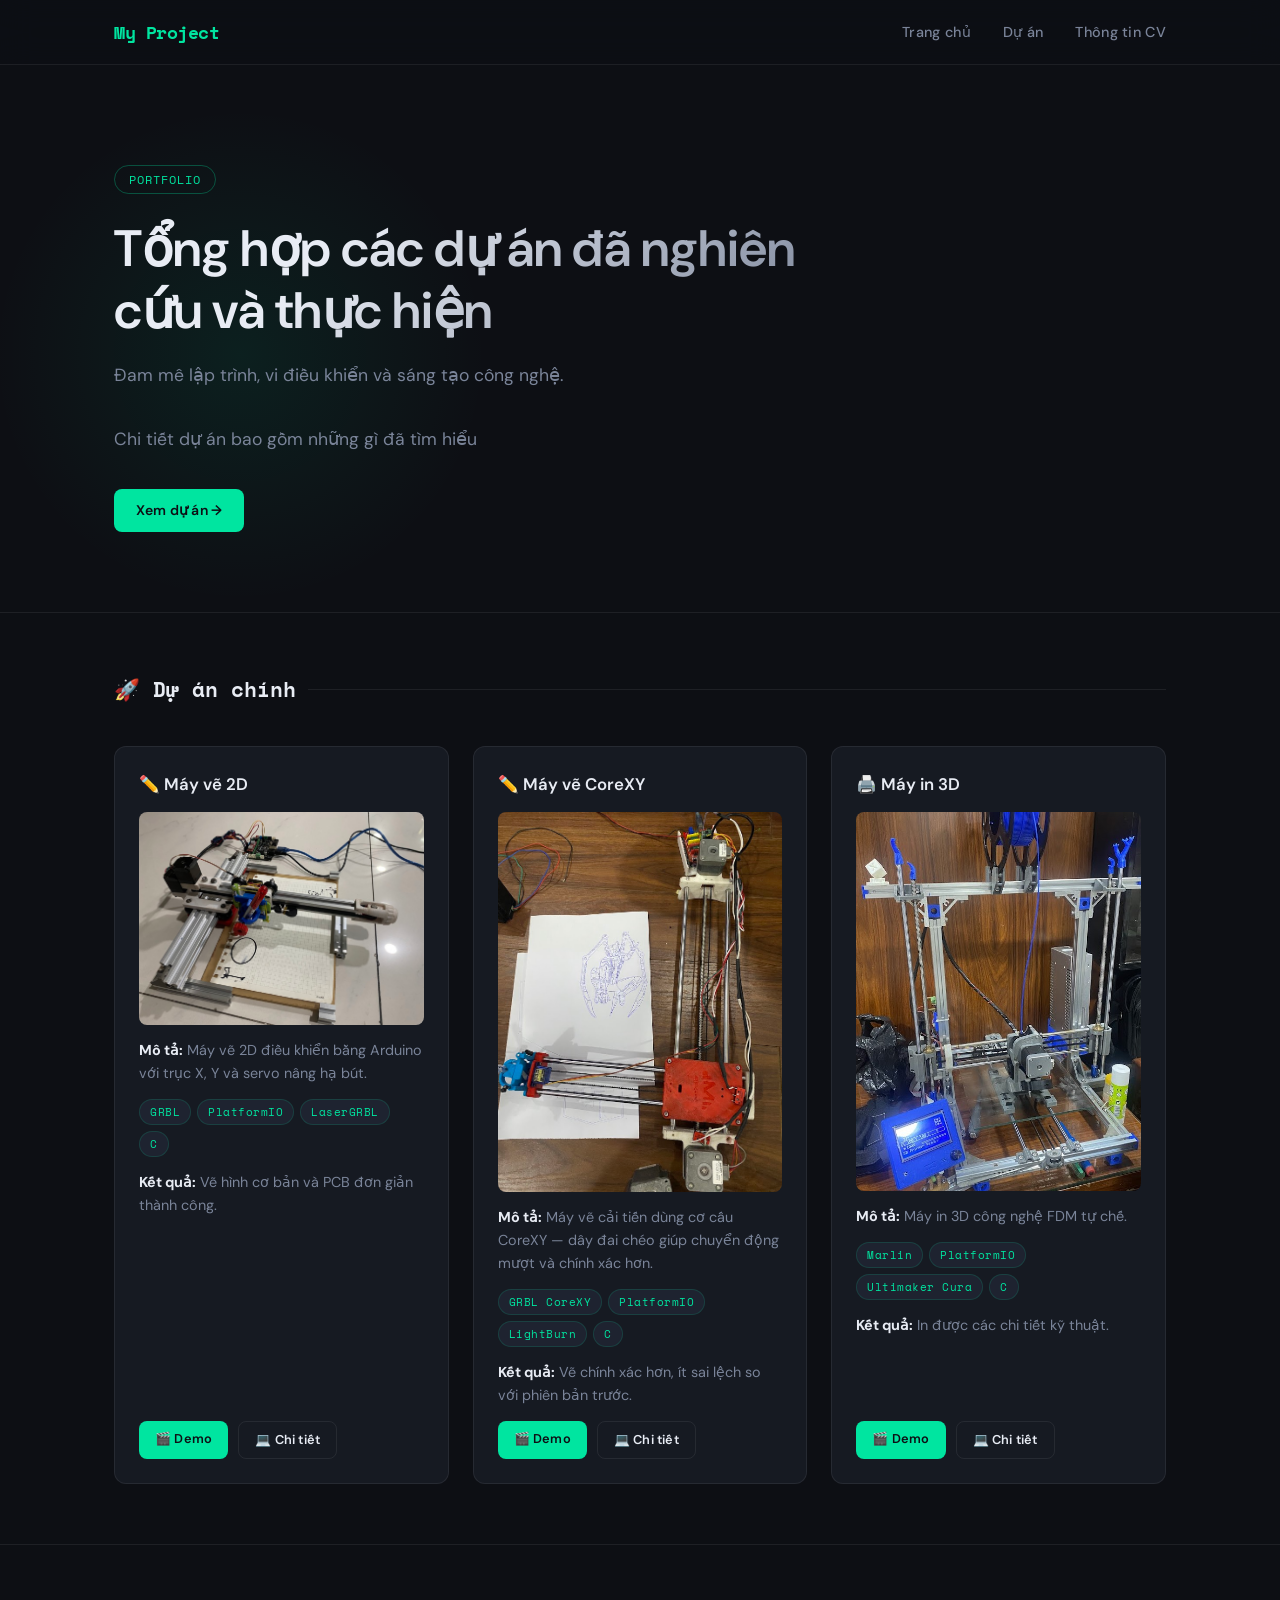
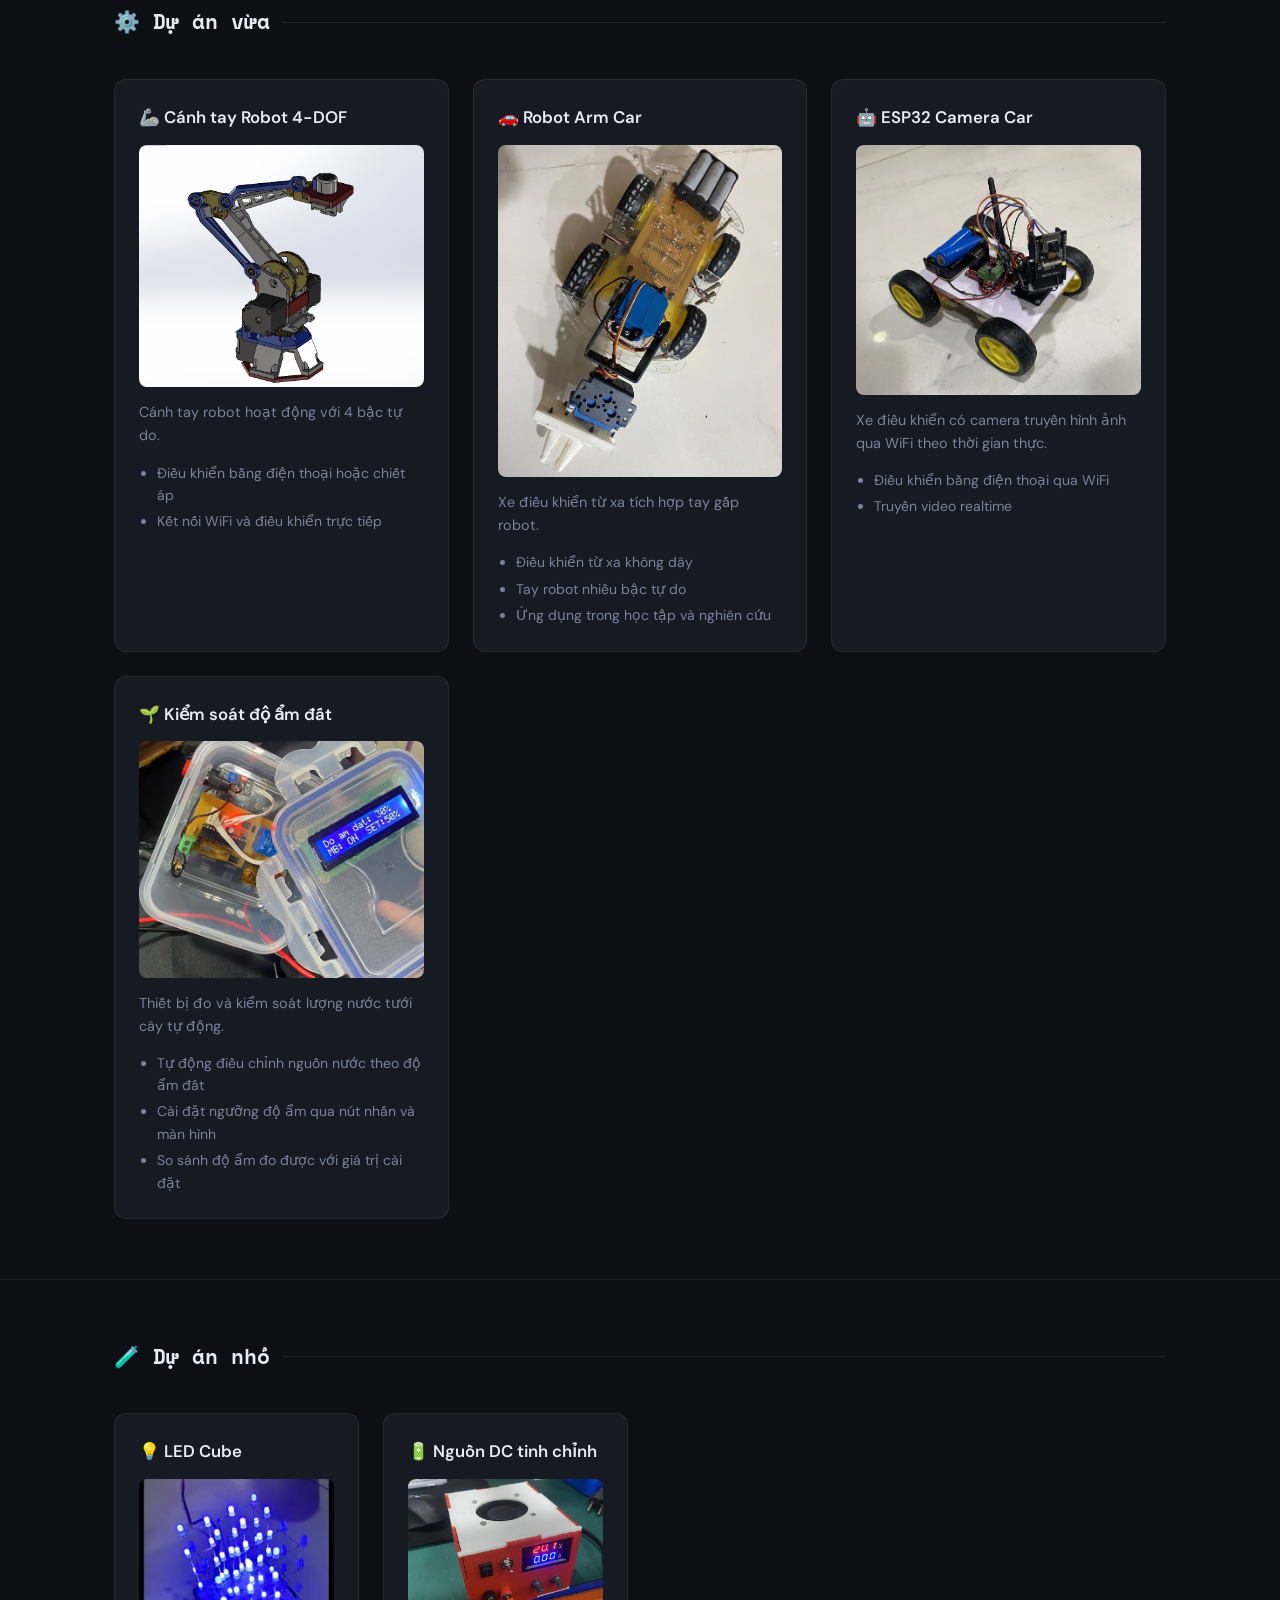
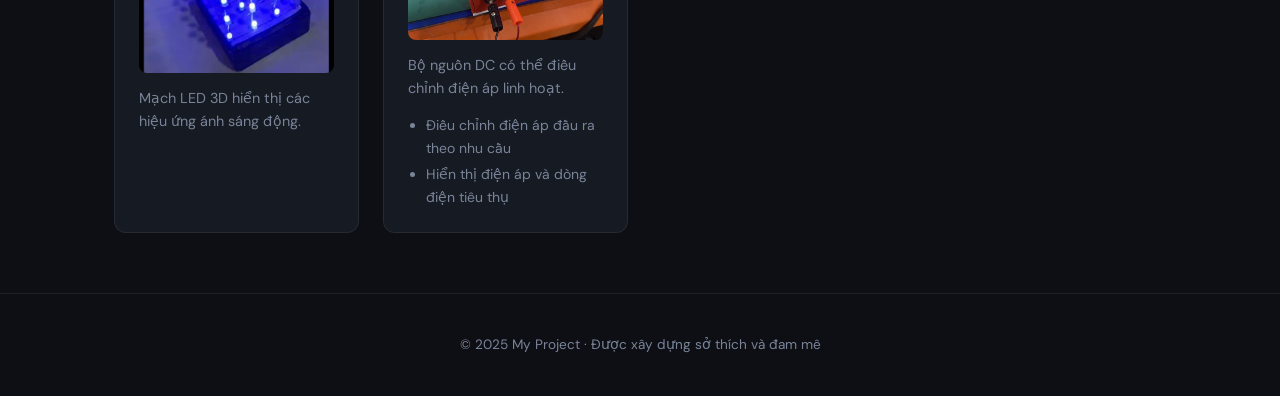
<file: index.html>
<!doctype html>
<html lang="vi">
  <head>
    <meta charset="UTF-8" />
    <meta name="viewport" content="width=device-width, initial-scale=1.0" />
    <title>Portfolio – My Project</title>
    <link rel="preconnect" href="https://fonts.googleapis.com" />
    <link rel="preconnect" href="https://fonts.gstatic.com" crossorigin />
    <link
      href="https://fonts.googleapis.com/css2?family=Space+Mono:ital,wght@0,400;0,700;1,400&family=DM+Sans:wght@300;400;500;600&display=swap"
      rel="stylesheet"
    />
    <link rel="stylesheet" href="style.css" />
  </head>

  <body>
    <!-- NAVBAR -->
    <header>
      <nav class="navbar">
        <h2 class="logo">My Project</h2>
        <ul class="menu">
          <li><a href="#">Trang chủ</a></li>
          <li><a href="#project">Dự án</a></li>
          <li><a href="CV.html">Thông tin CV</a></li>
        </ul>
      </nav>
    </header>

    <!-- HERO -->
    <section class="hero">
      <span class="hero-tag">Portfolio</span>
      <h1>Tổng hợp các dự án đã nghiên cứu và thực hiện</h1>
      <p>Đam mê lập trình, vi điều khiển và sáng tạo công nghệ.</p>
      <p>Chi tiết dự án bao gồm những gì đã tìm hiểu</p>
      <a href="#project" class="btn">Xem dự án →</a>
    </section>

    <hr class="section-divider" />

    <!-- DỰ ÁN CHÍNH -->
    <section id="project" class="container">
      <div class="section-header">
        <h2>🚀 Dự án chính</h2>
        <div class="section-line"></div>
      </div>

      <div class="project-list">
        <!-- MÁY VẼ 2D -->
        <div class="project">
          <h3>✏️ Máy vẽ 2D</h3>
          <img src="Photo/mayve2d.jpg" class="project-img" alt="Máy vẽ 2D" />
          <p>
            <strong>Mô tả:</strong> Máy vẽ 2D điều khiển bằng Arduino với trục
            X, Y và servo nâng hạ bút.
          </p>
          <div class="tag-row">
            <span class="tag">GRBL</span>
            <span class="tag">PlatformIO</span>
            <span class="tag">LaserGRBL</span>
            <span class="tag">C</span>
          </div>
          <p>
            <strong>Kết quả:</strong> Vẽ hình cơ bản và PCB đơn giản thành công.
          </p>
          <div class="project-buttons">
            <a
              href="https://www.youtube.com/watch?v=WgsTyhX311E&t=230s"
              target="_blank"
              class="btn"
              >🎬 Demo</a
            >
            <a href="plotter.html" class="btn btn-outline"
              >💻 Chi tiết</a
            >
          </div>
        </div>

        <!-- MÁY VẼ COREXY -->
        <div class="project">
          <h3>✏️ Máy vẽ CoreXY</h3>
          <img
            src="Photo/mayve2dv2.jpg"
            class="project-img"
            alt="Máy vẽ CoreXY"
          />
          <p>
            <strong>Mô tả:</strong> Máy vẽ cải tiến dùng cơ cấu CoreXY — dây đai
            chéo giúp chuyển động mượt và chính xác hơn.
          </p>
          <div class="tag-row">
            <span class="tag">GRBL CoreXY</span>
            <span class="tag">PlatformIO</span>
            <span class="tag">LightBurn</span>
            <span class="tag">C</span>
          </div>
          <p>
            <strong>Kết quả:</strong> Vẽ chính xác hơn, ít sai lệch so với phiên
            bản trước.
          </p>
          <div class="project-buttons">
            <a
              href="https://www.youtube.com/watch?v=DZ5iUudF7Iw"
              target="_blank"
              class="btn"
              >🎬 Demo</a
            >
            <a href="plotter_coreXY.html" class="btn btn-outline">💻 Chi tiết</a>
          </div>
        </div>

        <!-- MÁY IN 3D -->
        <div class="project">
          <h3>🖨️ Máy in 3D</h3>
          <img src="Photo/mayin3d.jpg" class="project-img" alt="Máy in 3D" />
          <p><strong>Mô tả:</strong> Máy in 3D công nghệ FDM tự chế.</p>
          <div class="tag-row">
            <span class="tag">Marlin</span>
            <span class="tag">PlatformIO</span>
            <span class="tag">Ultimaker Cura</span>
            <span class="tag">C</span>
          </div>
          <p><strong>Kết quả:</strong> In được các chi tiết kỹ thuật.</p>
          <div class="project-buttons">
            <a href="https://www.youtube.com/watch?v=kptchSGZKFI" target="_blank" class="btn">🎬 Demo</a>
            <a href="3Dprinter.html" class="btn btn-outline">💻 Chi tiết</a>
          </div>
        </div>
      </div>
    </section>

    <hr class="section-divider" />

    <!-- DỰ ÁN VỪA -->
    <section class="container">
      <div class="section-header">
        <h2>⚙️ Dự án vừa</h2>
        <div class="section-line"></div>
      </div>

      <div class="project-list">
        <!-- CÁNH TAY ROBOT -->
        <div class="project">
          <h3>🦾 Cánh tay Robot 4-DOF</h3>
          <img
            src="Photo/arm4dof.jpg"
            class="project-img small-img"
            alt="Cánh tay robot 4 bậc tự do"
          />
          <p>Cánh tay robot hoạt động với 4 bậc tự do.</p>
          <ul>
            <li>Điều khiển bằng điện thoại hoặc chiết áp</li>
            <li>Kết nối WiFi và điều khiển trực tiếp</li>
          </ul>
        </div>

        <!-- ROBOT ARM CAR -->
        <div class="project">
          <h3>🚗 Robot Arm Car</h3>
          <img
            src="Photo/robotcar.jpg"
            class="project-img small-img"
            alt="Robot Arm Car"
          />
          <p>Xe điều khiển từ xa tích hợp tay gắp robot.</p>
          <ul>
            <li>Điều khiển từ xa không dây</li>
            <li>Tay robot nhiều bậc tự do</li>
            <li>Ứng dụng trong học tập và nghiên cứu</li>
          </ul>
        </div>

        <!-- ESP32 CAMERA CAR -->
        <div class="project">
          <h3>🤖 ESP32 Camera Car</h3>
          <img
            src="Photo/esp32car.jpg"
            class="project-img small-img"
            alt="ESP32 Camera Car"
          />
          <p>
            Xe điều khiển có camera truyền hình ảnh qua WiFi theo thời gian
            thực.
          </p>
          <ul>
            <li>Điều khiển bằng điện thoại qua WiFi</li>
            <li>Truyền video realtime</li>
          </ul>
        </div>

        <!-- ĐO ĐỘ ẨM ĐẤT -->
        <div class="project">
          <h3>🌱 Kiểm soát độ ẩm đất</h3>
          <img
            src="Photo/DAD.jpg"
            class="project-img small-img"
            alt="Thiết bị đo và kiểm soát độ ẩm đất"
          />
          <p>Thiết bị đo và kiểm soát lượng nước tưới cây tự động.</p>
          <ul>
            <li>Tự động điều chỉnh nguồn nước theo độ ẩm đất</li>
            <li>Cài đặt ngưỡng độ ẩm qua nút nhấn và màn hình</li>
            <li>So sánh độ ẩm đo được với giá trị cài đặt</li>
          </ul>
        </div>
      </div>
    </section>

    <hr class="section-divider" />

    <!-- DỰ ÁN NHỎ -->
    <section class="container">
      <div class="section-header">
        <h2>🧪 Dự án nhỏ</h2>
        <div class="section-line"></div>
      </div>

      <div class="project-list small">
        <div class="project">
          <h3>💡 LED Cube</h3>
          <img
            src="Photo/ledcube.jpg"
            class="project-img small-img"
            alt="LED Cube 3D"
          />
          <p>Mạch LED 3D hiển thị các hiệu ứng ánh sáng động.</p>
        </div>

        <div class="project">
          <h3>🔋 Nguồn DC tinh chỉnh</h3>
          <img
            src="Photo/nguonDC.jpg"
            class="project-img small-img"
            alt="Nguồn DC tinh chỉnh"
          />
          <p>Bộ nguồn DC có thể điều chỉnh điện áp linh hoạt.</p>
          <ul>
            <li>Điều chỉnh điện áp đầu ra theo nhu cầu</li>
            <li>Hiển thị điện áp và dòng điện tiêu thụ</li>
          </ul>
        </div>
      </div>
    </section>

    <!-- FOOTER -->
    <footer>
      <p>© 2025 My Project · Được xây dựng sở thích và đam mê</p>
    </footer>
  </body>
</html>
</file>
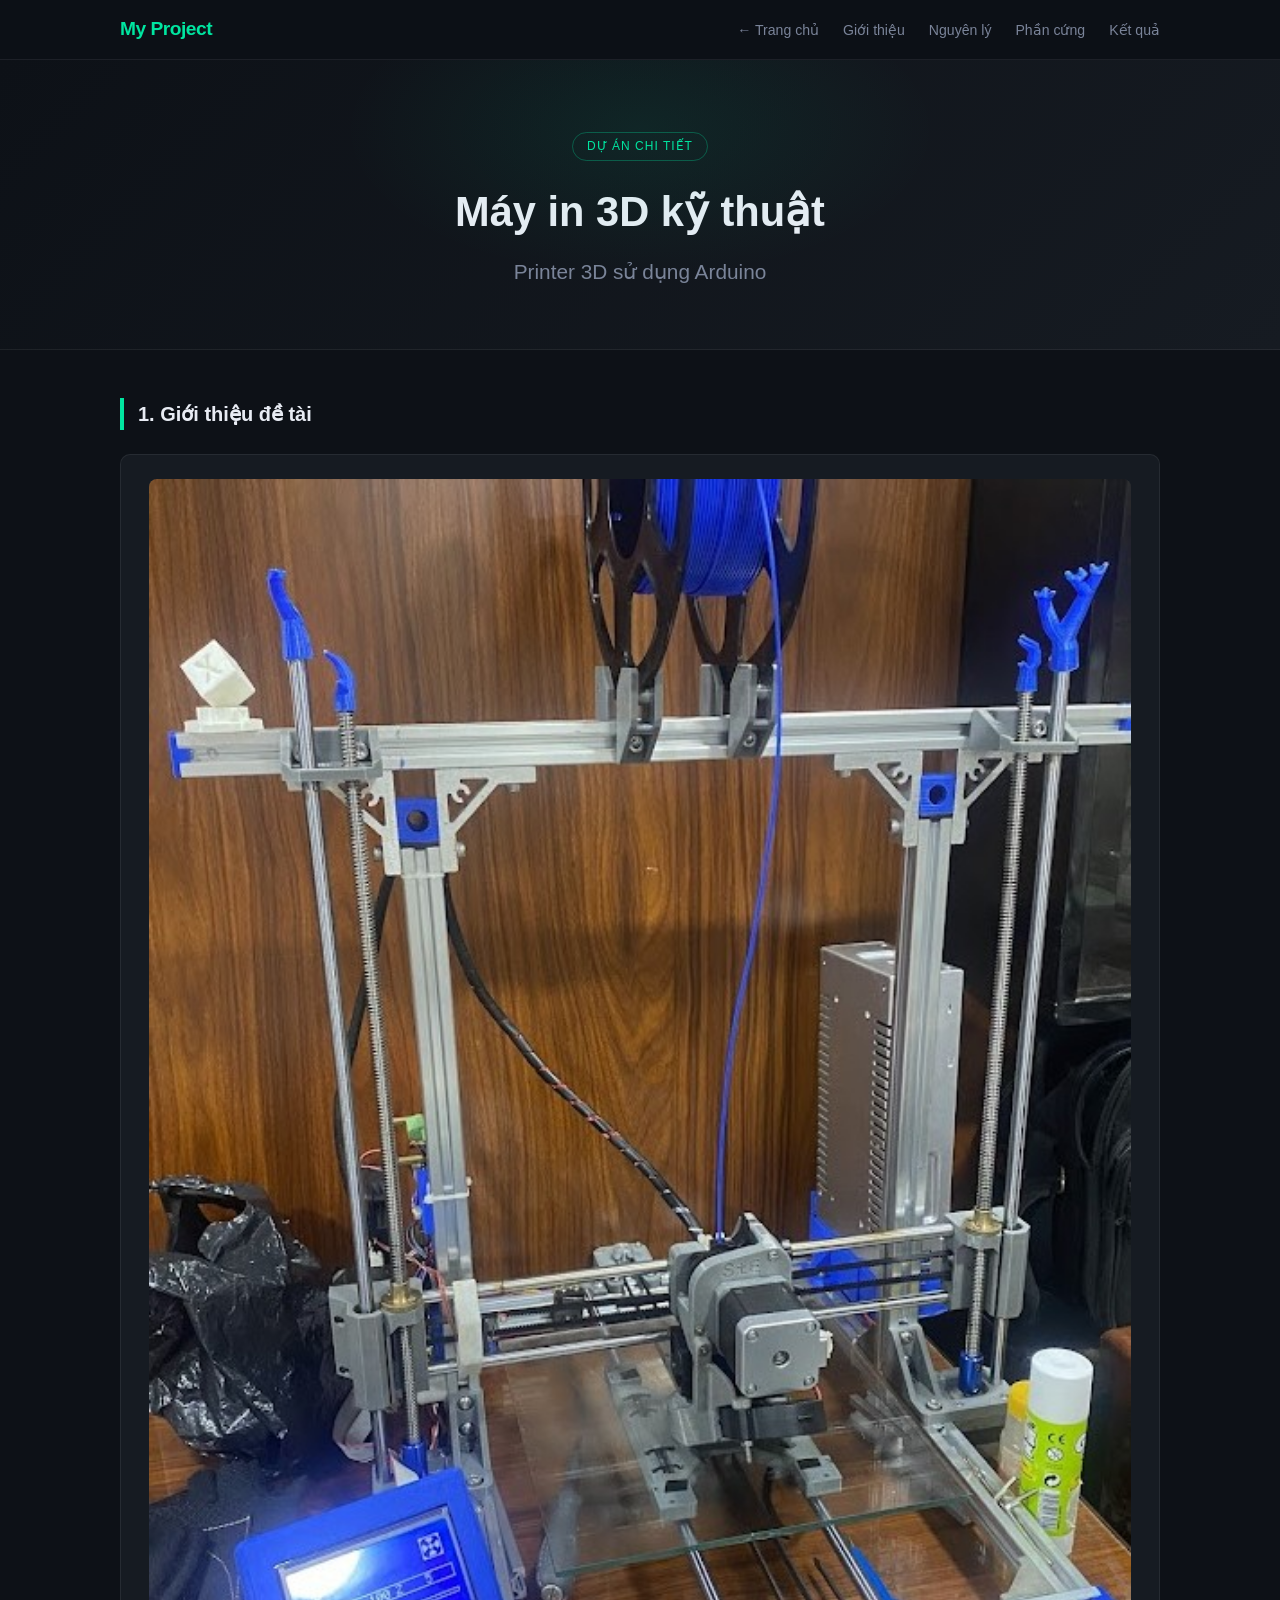
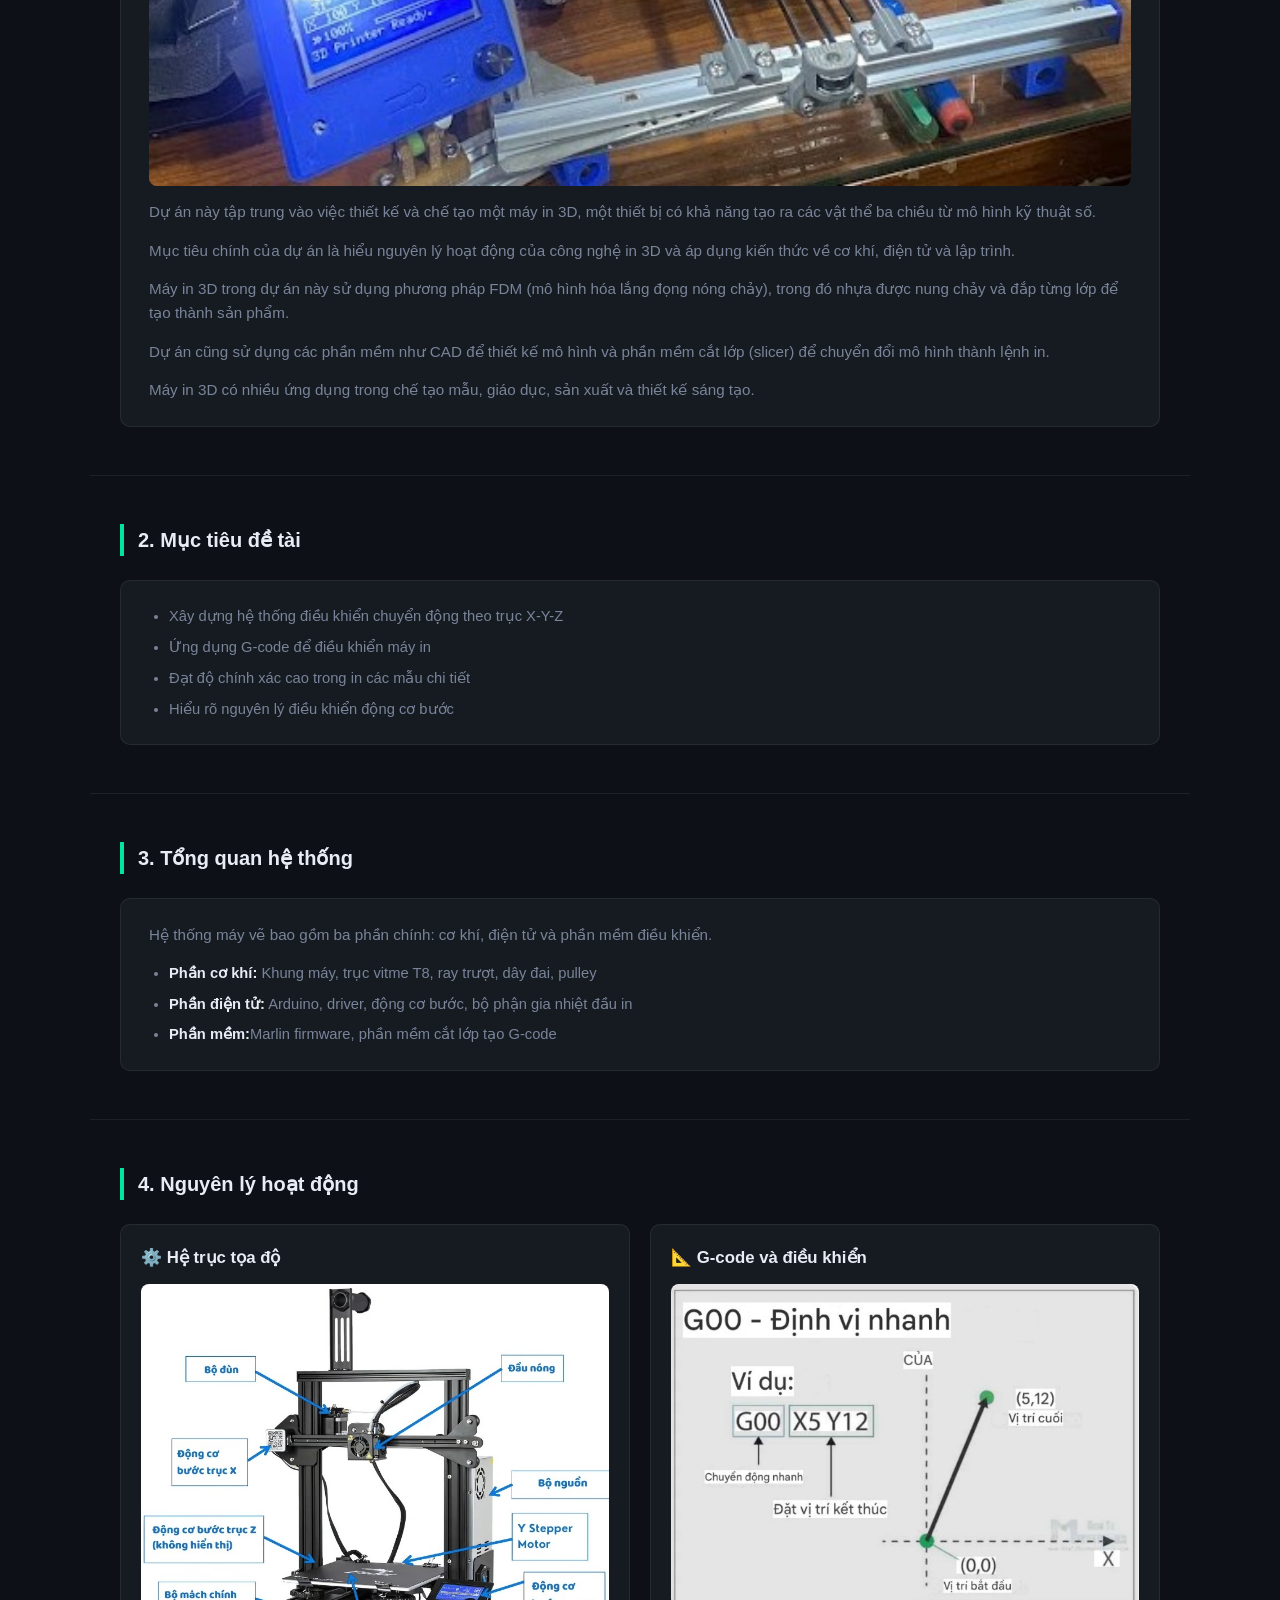
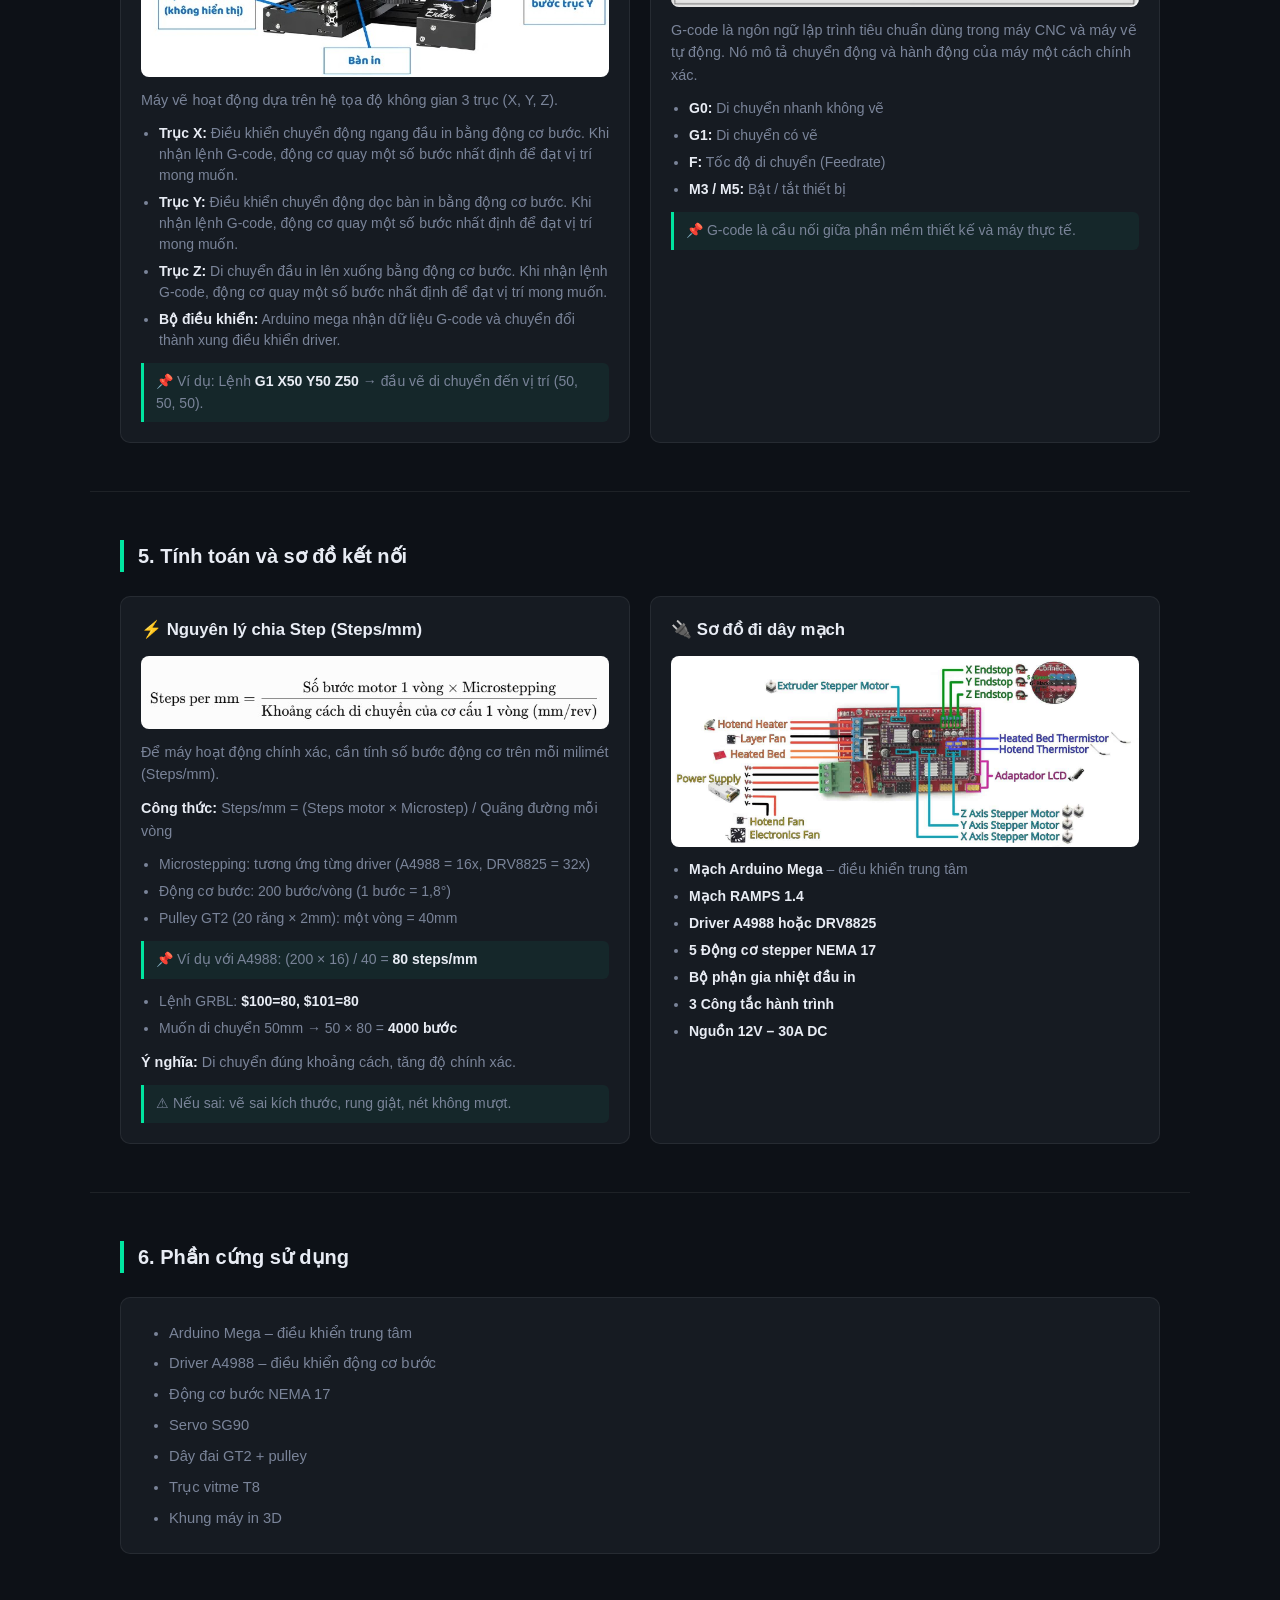
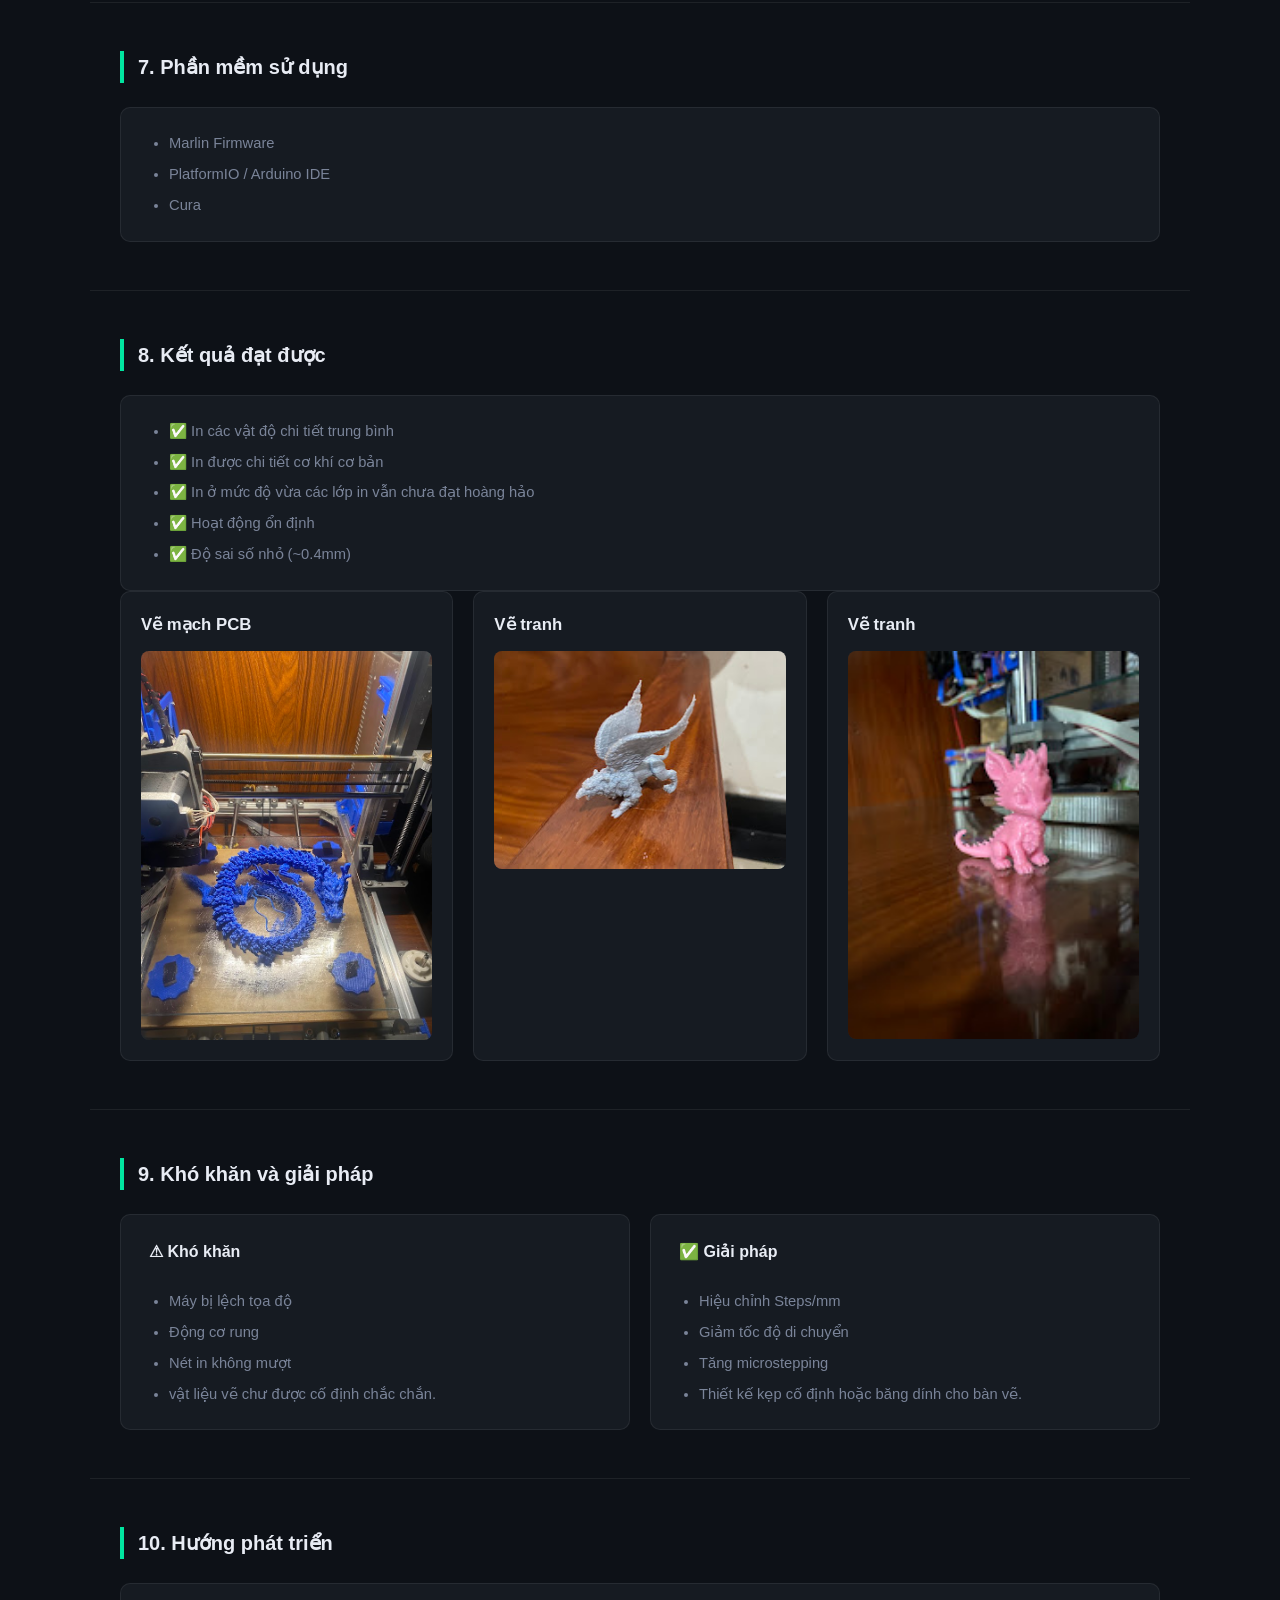
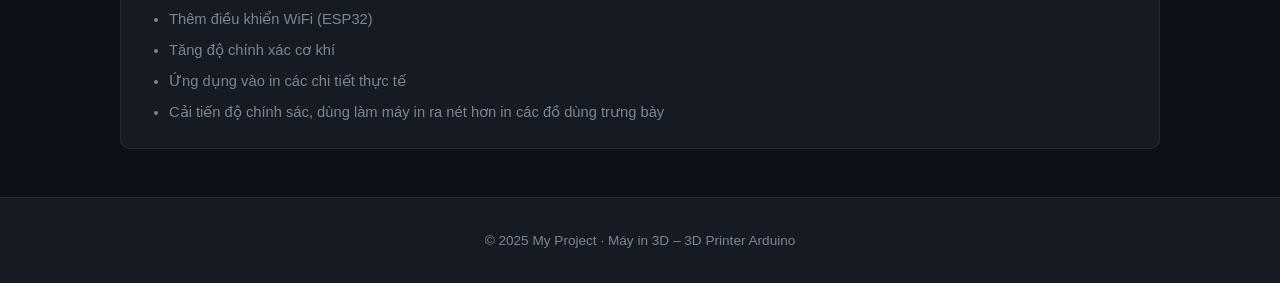
<file: 3Dprinter.html>
<!doctype html>
<html lang="vi">
  <head>
    <meta charset="UTF-8" />
    <meta name="viewport" content="width=device-width, initial-scale=1.0" />
    <title>Plotter 2D – Chi tiết</title>
    <link rel="stylesheet" href="plotter.css" />
  </head>

  <body>
    <!-- ===== NAVBAR ===== -->
    <header>
      <nav class="navbar">
        <h2 class="logo">My Project</h2>
        <ul class="menu">
          <li><a href="index.html">← Trang chủ</a></li>
          <li><a href="#gioi-thieu">Giới thiệu</a></li>
          <li><a href="#nguyen-ly">Nguyên lý</a></li>
          <li><a href="#phan-cung">Phần cứng</a></li>
          <li><a href="#ket-qua">Kết quả</a></li>
        </ul>
      </nav>
    </header>

    <!-- ===== HERO ===== -->
    <section class="hero">
      <span class="hero-tag">Dự án chi tiết</span>
      <h1>Máy in 3D kỹ thuật</h1>
      <h2>Printer 3D sử dụng Arduino</h2>
    </section>

    <!-- ===== 1. GIỚI THIỆU ===== -->
    <section id="gioi-thieu" class="container">
      <h2 class="section-title">1. Giới thiệu đề tài</h2>
      <div class="text-card">
        <img
          src="Photo/mayin3d.jpg"
          class="project-img"
          alt="Sơ đồ kết nối dây mạch"
        />
        <p>
         Dự án này tập trung vào việc thiết kế và chế tạo một máy in 3D, một thiết bị có khả năng tạo ra các vật thể ba chiều từ mô hình kỹ thuật số.
        </p>
        <p>
          Mục tiêu chính của dự án là hiểu nguyên lý hoạt động của công nghệ in 3D và áp dụng kiến thức về cơ khí, điện tử và lập trình.
        </p>
        <p>
          Máy in 3D trong dự án này sử dụng phương pháp FDM (mô hình hóa lắng đọng nóng chảy), trong đó nhựa được nung chảy và đắp từng lớp để tạo thành sản phẩm.
        </p>
        <p>
          Dự án cũng sử dụng các phần mềm như CAD để thiết kế mô hình và phần mềm cắt lớp (slicer) để chuyển đổi mô hình thành lệnh in.  </p>
        <p>
          Máy in 3D có nhiều ứng dụng trong chế tạo mẫu, giáo dục, sản xuất và thiết kế sáng tạo.
        </p>
      </div>
    </section>

    <!-- ===== 2. MỤC TIÊU ===== -->
    <section class="container">
      <h2 class="section-title">2. Mục tiêu đề tài</h2>
      <div class="text-card">
        <ul>
          <li>Xây dựng hệ thống điều khiển chuyển động theo trục X-Y-Z</li>
          <li>Ứng dụng G-code để điều khiển máy in</li>
          <li>Đạt độ chính xác cao trong in các mẫu chi tiết</li>
          <li>Hiểu rõ nguyên lý điều khiển động cơ bước</li>
        </ul>
      </div>
    </section>

    <!-- ===== 3. TỔNG QUAN ===== -->
    <section class="container">
      <h2 class="section-title">3. Tổng quan hệ thống</h2>
      <div class="text-card">
        <p>
          Hệ thống máy vẽ bao gồm ba phần chính: cơ khí, điện tử và phần mềm
          điều khiển.
        </p>
        <ul>
          <li>
            <strong>Phần cơ khí:</strong> Khung máy, trục vitme T8, ray trượt, dây đai, pulley
          </li>
          <li>
            <strong>Phần điện tử:</strong> Arduino, driver, động cơ bước, bộ phận gia nhiệt đầu in
          </li>
          <li><strong>Phần mềm:</strong>Marlin firmware, phần mềm cắt lớp tạo G-code</li>
        </ul>
      </div>
    </section>

    <!-- ===== 4. NGUYÊN LÝ HOẠT ĐỘNG ===== -->
    <section id="nguyen-ly" class="container">
      <h2 class="section-title">4. Nguyên lý hoạt động</h2>
      <div class="project-list small">
        <div class="project">
          <h3>⚙️ Hệ trục tọa độ</h3>
          <img
            src="Photo/in3d.jpg"
            class="project-img"
            alt="Nguyên lý hoạt động máy vẽ"
          />
          <p>
            Máy vẽ hoạt động dựa trên hệ tọa độ không gian 3 trục (X, Y, Z).
          </p>
          <ul>
            <li>
              <strong>Trục X:</strong> Điều khiển chuyển động ngang đầu in bằng động cơ bước. Khi nhận lệnh G-code, động cơ quay một số bước
              nhất định để đạt vị trí mong muốn.
            </li>
            <li>
              <strong>Trục Y:</strong> Điều khiển chuyển động dọc bàn in bằng động cơ bước. Khi nhận lệnh G-code, động cơ quay một số bước
              nhất định để đạt vị trí mong muốn.
            </li>
            <li>
              <strong>Trục Z:</strong> Di chuyển đầu in lên xuống bằng động cơ bước. Khi nhận lệnh G-code, động cơ quay một số bước
              nhất định để đạt vị trí mong muốn.
            </li>
            <li>
              <strong>Bộ điều khiển:</strong> Arduino mega nhận dữ liệu G-code và
              chuyển đổi thành xung điều khiển driver.
            </li>
          </ul>
          <p class="note">
            📌 Ví dụ: Lệnh <strong>G1 X50 Y50 Z50</strong> → đầu vẽ di chuyển đến vị
            trí (50, 50, 50).
          </p>
        </div>

        <div class="project">
          <h3>📐 G-code và điều khiển</h3>
          <img
            src="Photo/mayve2.jpg"
            class="project-img"
            alt="G-code điều khiển máy vẽ"
          />
          <p>
            G-code là ngôn ngữ lập trình tiêu chuẩn dùng trong máy CNC và máy vẽ
            tự động. Nó mô tả chuyển động và hành động của máy một cách chính
            xác.
          </p>
          <ul>
            <li><strong>G0:</strong> Di chuyển nhanh không vẽ</li>
            <li><strong>G1:</strong> Di chuyển có vẽ</li>
            <li><strong>F:</strong> Tốc độ di chuyển (Feedrate)</li>
            <li><strong>M3 / M5:</strong> Bật / tắt thiết bị</li>
          </ul>
          <p class="note">
            📌 G-code là cầu nối giữa phần mềm thiết kế và máy thực tế.
          </p>
        </div>
      </div>
    </section>

    <!-- ===== 5. TÍNH TOÁN & SƠ ĐỒ ===== -->
    <section class="container">
      <h2 class="section-title">5. Tính toán và sơ đồ kết nối</h2>
      <div class="project-list small">
        <div class="project">
          <h3>⚡ Nguyên lý chia Step (Steps/mm)</h3>
          <img
            src="Photo/mayve3.jpg"
            class="project-img"
            alt="Tính toán steps/mm"
          />
          <p>
            Để máy hoạt động chính xác, cần tính số bước động cơ trên mỗi
            milimét (Steps/mm).
          </p>
          <p>
            <strong>Công thức:</strong> Steps/mm = (Steps motor × Microstep) /
            Quãng đường mỗi vòng
          </p>
          <ul>
            <li>
              Microstepping: tương ứng từng driver (A4988 = 16x, DRV8825 = 32x)
            </li>
            <li>Động cơ bước: 200 bước/vòng (1 bước = 1,8°)</li>
            <li>Pulley GT2 (20 răng × 2mm): một vòng = 40mm</li>
          </ul>
          <p class="note">
            📌 Ví dụ với A4988: (200 × 16) / 40 = <strong>80 steps/mm</strong>
          </p>
          <ul>
            <li>Lệnh GRBL: <strong>$100=80, $101=80</strong></li>
            <li>Muốn di chuyển 50mm → 50 × 80 = <strong>4000 bước</strong></li>
          </ul>
          <p>
            <strong>Ý nghĩa:</strong> Di chuyển đúng khoảng cách, tăng độ chính
            xác.
          </p>
          <p class="note">
            ⚠ Nếu sai: vẽ sai kích thước, rung giật, nét không mượt.
          </p>
        </div>

        <div class="project">
          <h3>🔌 Sơ đồ đi dây mạch</h3>
          <img
            src="Photo/3d1.jpg"
            class="project-img"
            alt="Sơ đồ kết nối dây mạch"
          />
          <ul>
            <li><strong>Mạch Arduino Mega</strong> – điều khiển trung tâm</li>
            <li><strong>Mạch RAMPS 1.4</strong></li>
            <li><strong>Driver A4988 hoặc DRV8825</strong></li>
            <li><strong>5 Động cơ stepper NEMA 17</strong></li>
            <li><strong>Bộ phận gia nhiệt đầu in</strong></li>
            <li><strong>3 Công tắc hành trình</strong></li>
            <li><strong>Nguồn 12V – 30A DC</strong></li>
          </ul>
        </div>
      </div>
    </section>

    <!-- ===== 6. PHẦN CỨNG ===== -->
    <section id="phan-cung" class="container">
      <h2 class="section-title">6. Phần cứng sử dụng</h2>
      <div class="text-card">
        <ul>
          <li>Arduino Mega – điều khiển trung tâm</li>
          <li>Driver A4988 – điều khiển động cơ bước</li>
          <li>Động cơ bước NEMA 17</li>
          <li>Servo SG90</li>
          <li>Dây đai GT2 + pulley</li>
          <li>Trục vitme T8</li>
          <li>Khung máy in 3D</li>
        </ul>
      </div>
    </section>

    <!-- ===== 7. PHẦN MỀM ===== -->
    <section class="container">
      <h2 class="section-title">7. Phần mềm sử dụng</h2>
      <div class="text-card">
        <ul>
          <li>Marlin Firmware</li>
          <li>PlatformIO / Arduino IDE</li>
          <li>Cura</li>
        </ul>
      </div>
    </section>

    <!-- ===== 8. KẾT QUẢ ===== -->
    <section id="ket-qua" class="container">
      <h2 class="section-title">8. Kết quả đạt được</h2>
      <div class="text-card">
        <ul>
          <li>✅ In các vật độ chi tiết trung bình</li>
          <li>✅ In được chi tiết cơ khí cơ bản</li>
          <li>✅ In ở mức độ vừa các lớp in vẫn chưa đạt hoàng hảo</li>
          <li>✅ Hoạt động ổn định</li>
          <li>✅ Độ sai số nhỏ (~0.4mm)</li>
        </ul>
      </div>
        <div class="project-list small">
        <div class="project">
          <h3>Vẽ mạch PCB</h3>
          <img
            src="Photo/3dvd.jpg"
            class="project-img"
          />
           </div>
            <div class="project">
          <h3>Vẽ tranh</h3>
          <img
            src="Photo/3dvd1.jpg"
            class="project-img"
          />
        </div>
         <div class="project">
          <h3>Vẽ tranh</h3>
          <img
            src="Photo/3dvd2.jpg"
            class="project-img"
          />
        </div>
      </div>
    </section>

    <!-- ===== 9. KHÓ KHĂN & GIẢI PHÁP ===== -->
    <section class="container">
      <h2 class="section-title">9. Khó khăn và giải pháp</h2>
      <div class="two-col">
        <div class="text-card">
          <h3 class="card-sub">⚠ Khó khăn</h3>
          <ul>
            <li>Máy bị lệch tọa độ</li>
            <li>Động cơ rung</li>
            <li>Nét in không mượt</li>
            <li>vật liệu vẽ chư được cố định chắc chắn.</li>
          </ul>
        </div>

        <div class="text-card">
          <h3 class="card-sub">✅ Giải pháp</h3>
          <ul>
            <li>Hiệu chỉnh Steps/mm</li>
            <li>Giảm tốc độ di chuyển</li>
            <li>Tăng microstepping</li>
            <li>Thiết kế kẹp cố định hoặc băng dính cho bàn vẽ.</li>
          </ul>
        </div>
      </div>
    </section>

    <!-- ===== 10. HƯỚNG PHÁT TRIỂN ===== -->
    <section class="container">
      <h2 class="section-title">10. Hướng phát triển</h2>
      <div class="text-card">
        <ul>
          <li>Thêm điều khiển WiFi (ESP32)</li>
          <li>Tăng độ chính xác cơ khí</li>
          <li>Ứng dụng vào in các chi tiết thực tế</li>
          <li>
            Cải tiến độ chính sác, dùng làm máy in ra nét hơn in các đồ dùng trưng bày
          </li>
        </ul>
      </div>
    </section>

    <!-- ===== FOOTER ===== -->
    <footer>
      <p>© 2025 My Project · Máy in 3D – 3D Printer Arduino</p>
    </footer>
  </body>
</html>
</file>
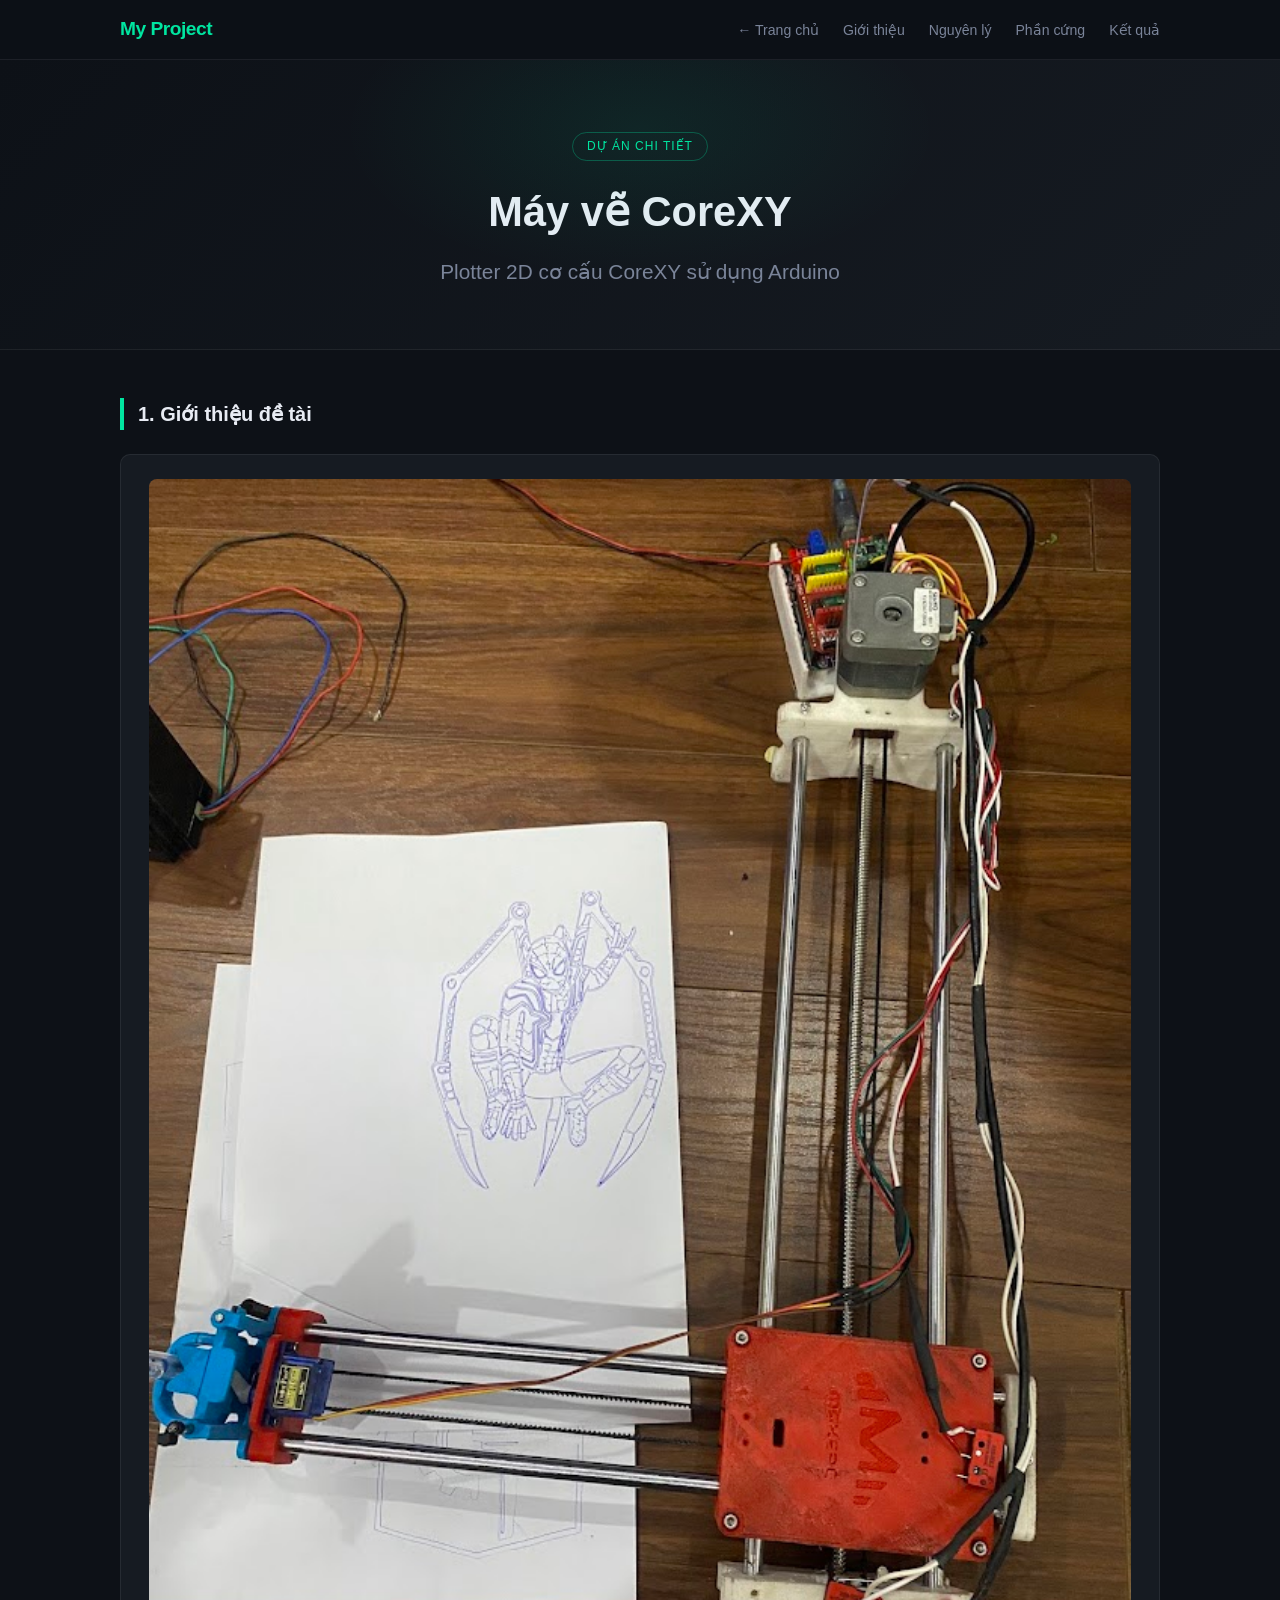
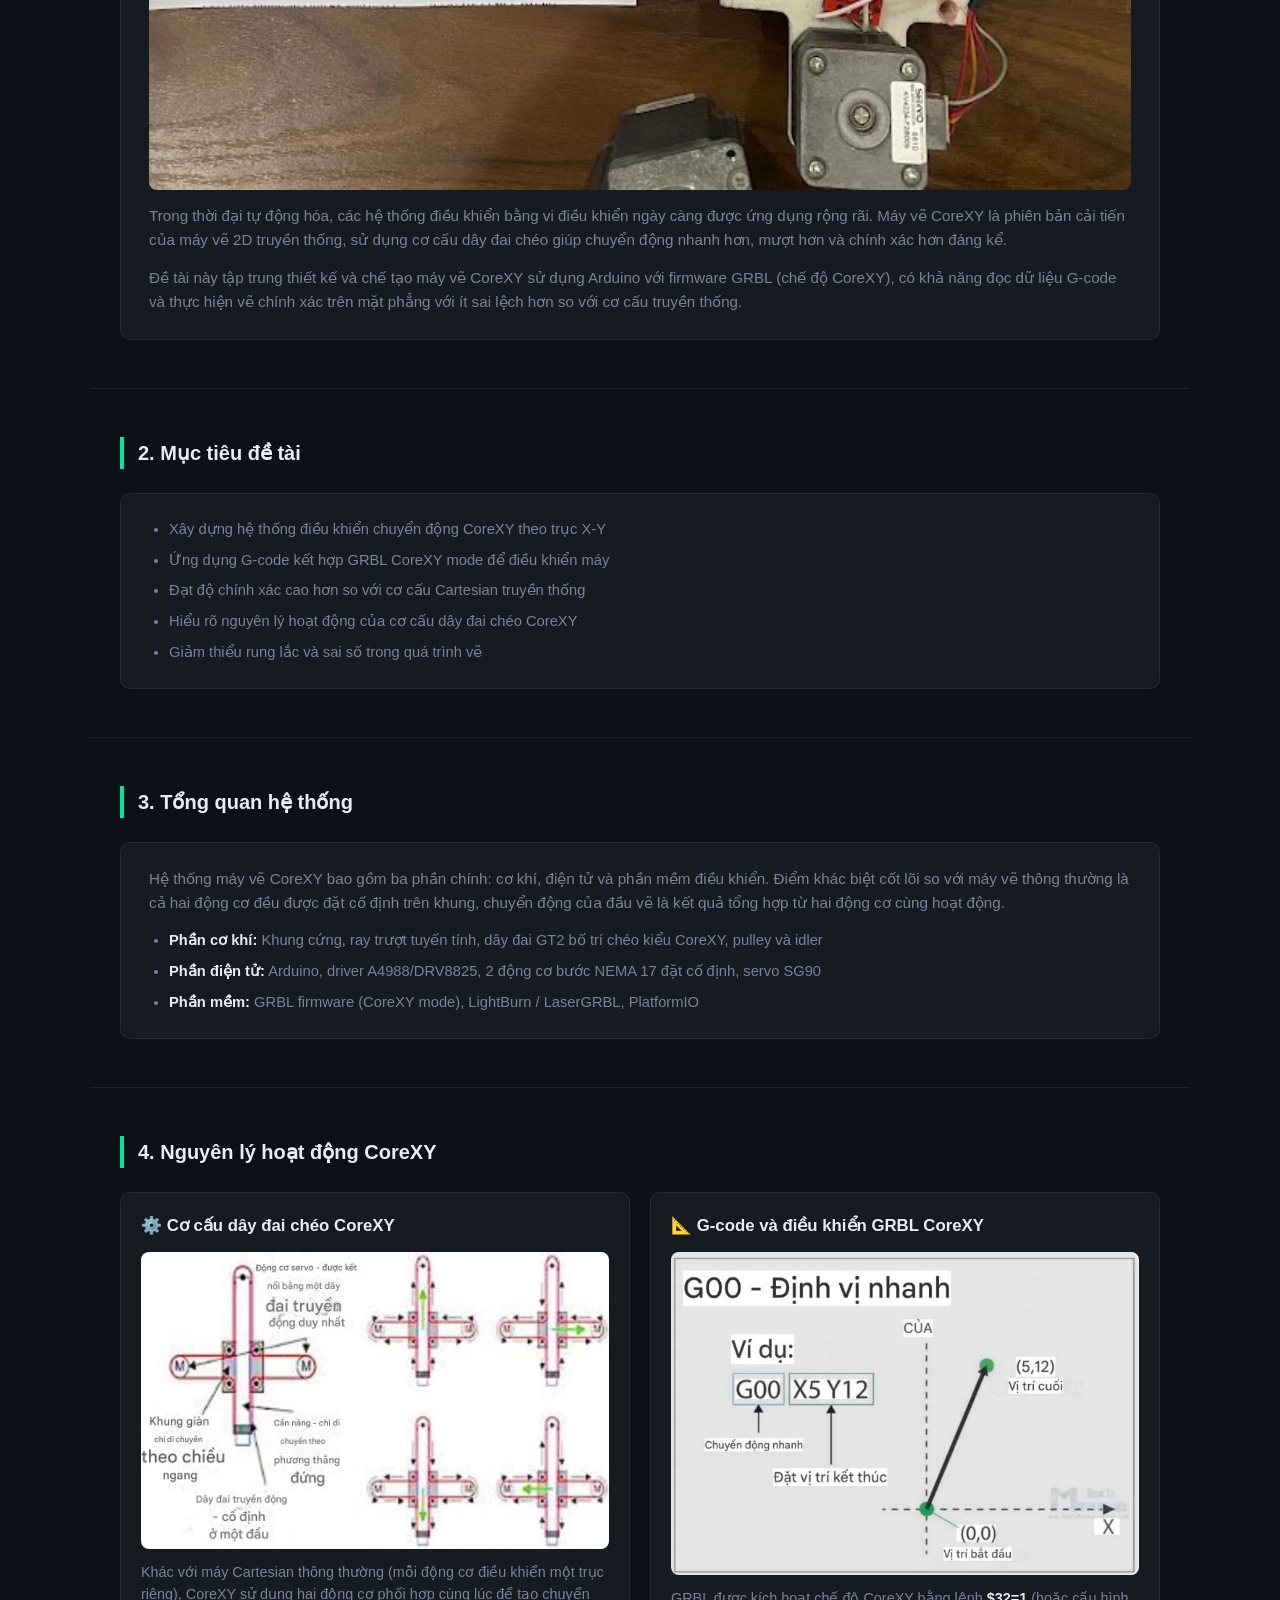
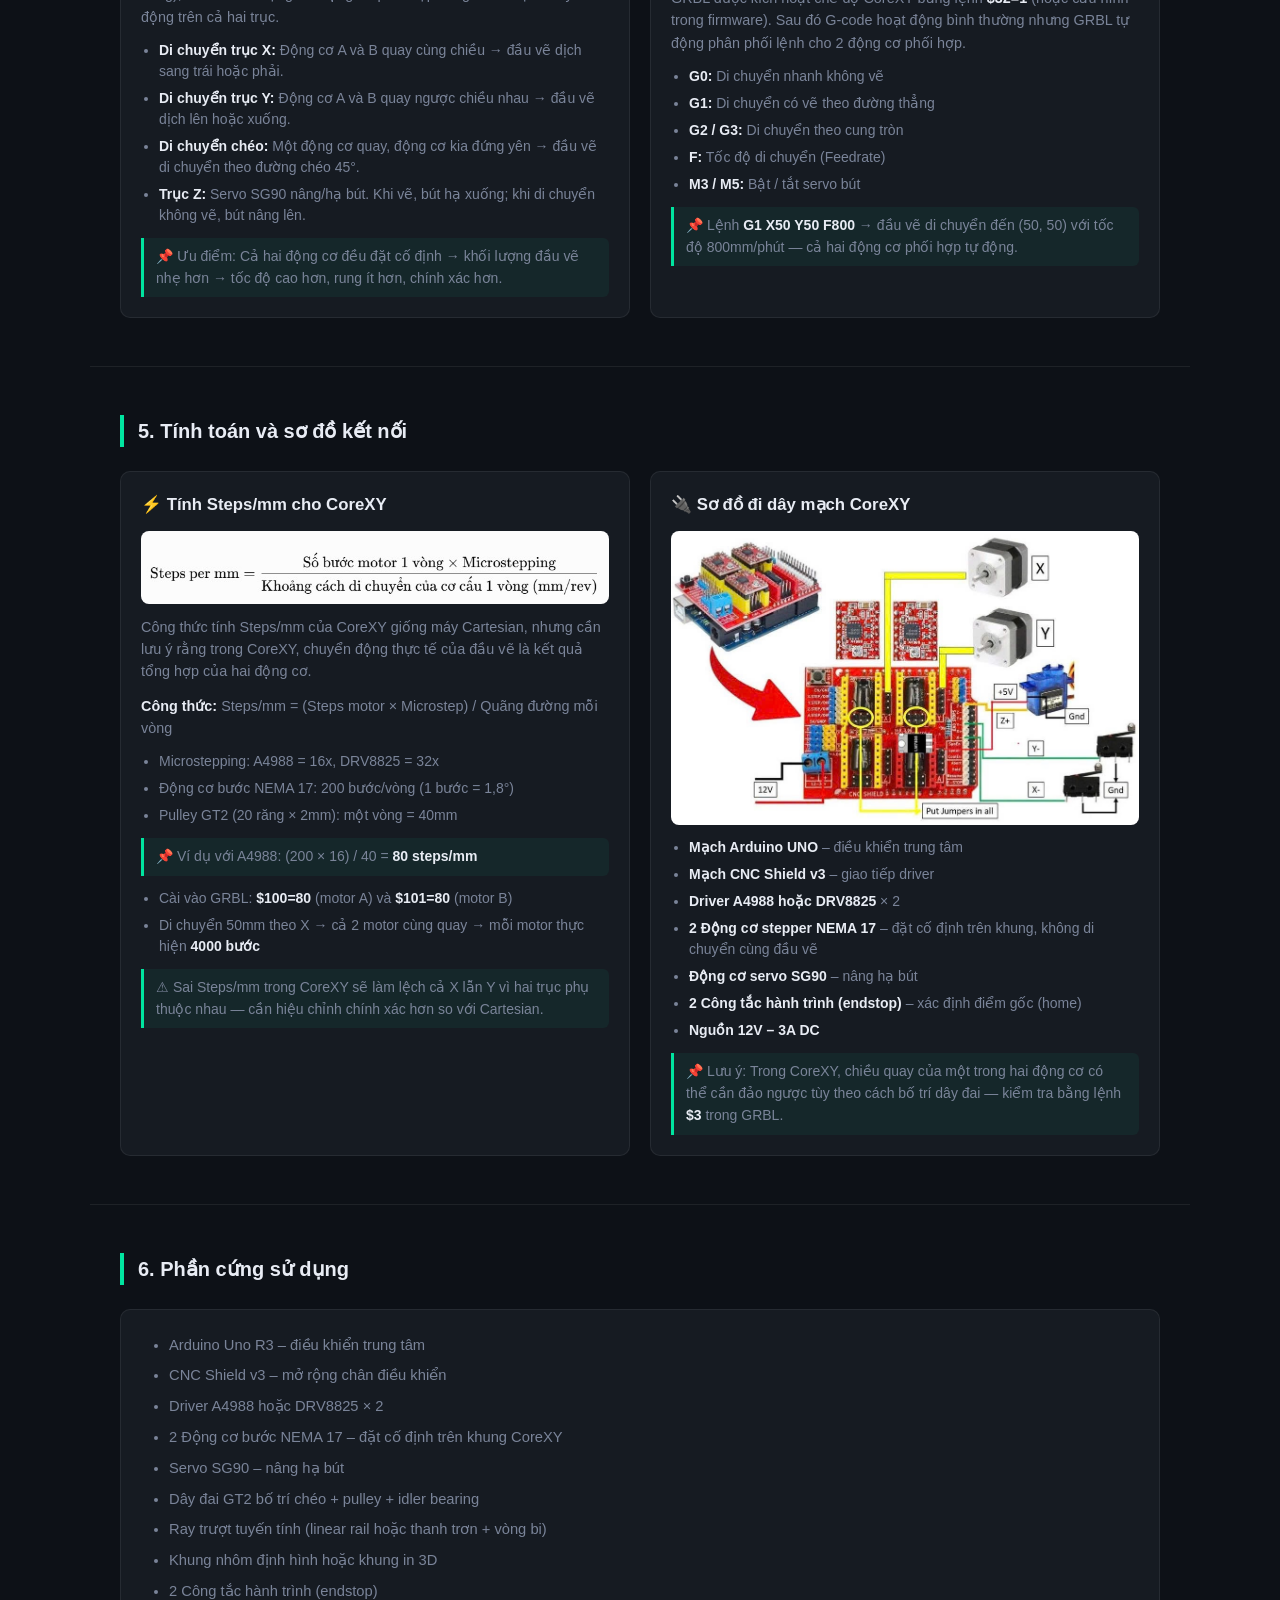
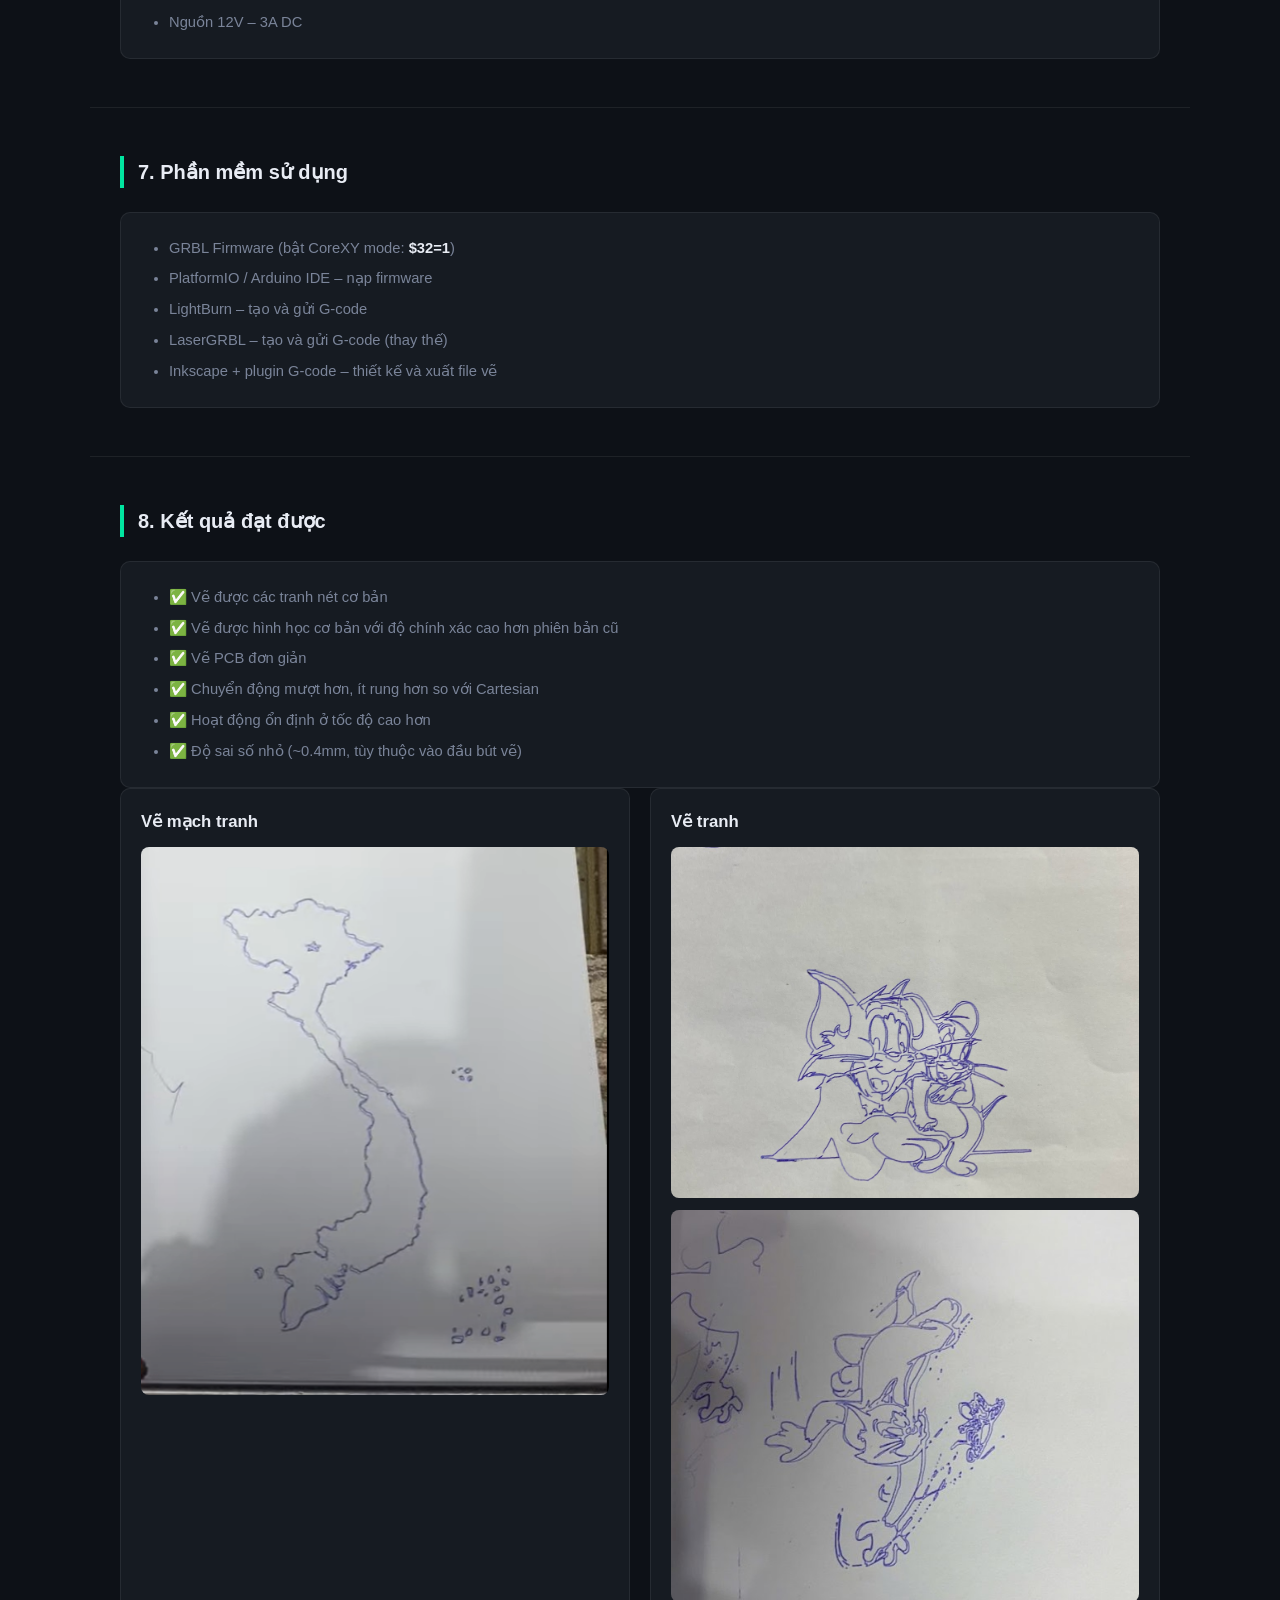
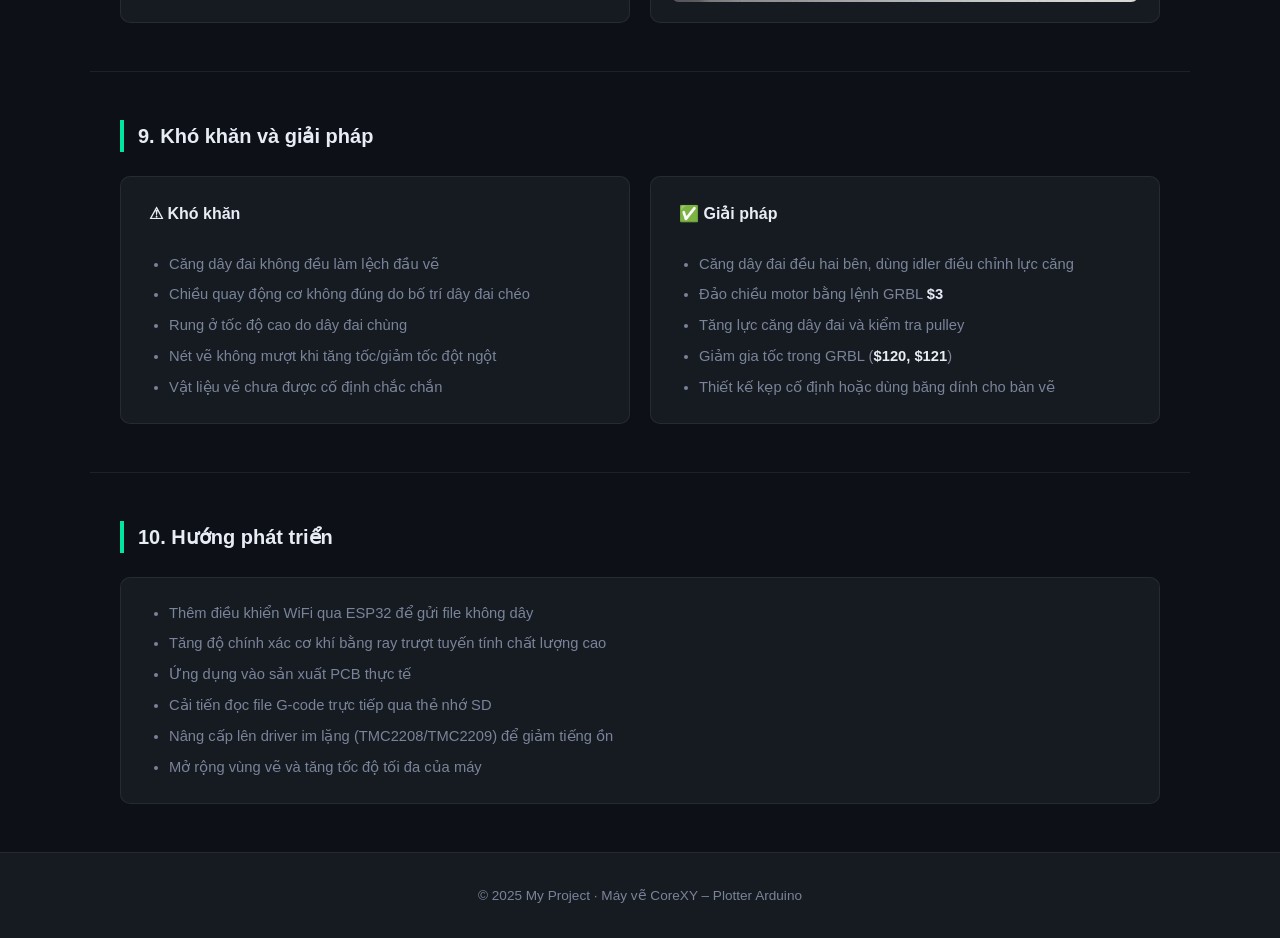
<file: plotter_coreXY.html>
<!doctype html>
<html lang="vi">
  <head>
    <meta charset="UTF-8" />
    <meta name="viewport" content="width=device-width, initial-scale=1.0" />
    <title>Máy vẽ CoreXY – Chi tiết</title>
    <link rel="stylesheet" href="plotter.css" />
  </head>

  <body>
    <!-- ===== NAVBAR ===== -->
    <header>
      <nav class="navbar">
        <h2 class="logo">My Project</h2>
        <ul class="menu">
          <li><a href="index.html">← Trang chủ</a></li>
          <li><a href="#gioi-thieu">Giới thiệu</a></li>
          <li><a href="#nguyen-ly">Nguyên lý</a></li>
          <li><a href="#phan-cung">Phần cứng</a></li>
          <li><a href="#ket-qua">Kết quả</a></li>
        </ul>
      </nav>
    </header>

    <!-- ===== HERO ===== -->
    <section class="hero">
      <span class="hero-tag">Dự án chi tiết</span>
      <h1>Máy vẽ CoreXY</h1>
      <h2>Plotter 2D cơ cấu CoreXY sử dụng Arduino</h2>
    </section>

    <!-- ===== 1. GIỚI THIỆU ===== -->
    <section id="gioi-thieu" class="container">
      <h2 class="section-title">1. Giới thiệu đề tài</h2>
      <div class="text-card">
        <img
          src="Photo/mayve2dv2.jpg"
          class="project-img"
          alt="Máy vẽ CoreXY"
        />
        <p>
          Trong thời đại tự động hóa, các hệ thống điều khiển bằng vi điều khiển
          ngày càng được ứng dụng rộng rãi. Máy vẽ CoreXY là phiên bản cải tiến
          của máy vẽ 2D truyền thống, sử dụng cơ cấu dây đai chéo giúp chuyển
          động nhanh hơn, mượt hơn và chính xác hơn đáng kể.
        </p>
        <p>
          Đề tài này tập trung thiết kế và chế tạo máy vẽ CoreXY sử dụng Arduino
          với firmware GRBL (chế độ CoreXY), có khả năng đọc dữ liệu G-code và
          thực hiện vẽ chính xác trên mặt phẳng với ít sai lệch hơn so với cơ
          cấu truyền thống.
        </p>
      </div>
    </section>

    <!-- ===== 2. MỤC TIÊU ===== -->
    <section class="container">
      <h2 class="section-title">2. Mục tiêu đề tài</h2>
      <div class="text-card">
        <ul>
          <li>Xây dựng hệ thống điều khiển chuyển động CoreXY theo trục X-Y</li>
          <li>Ứng dụng G-code kết hợp GRBL CoreXY mode để điều khiển máy</li>
          <li>Đạt độ chính xác cao hơn so với cơ cấu Cartesian truyền thống</li>
          <li>Hiểu rõ nguyên lý hoạt động của cơ cấu dây đai chéo CoreXY</li>
          <li>Giảm thiểu rung lắc và sai số trong quá trình vẽ</li>
        </ul>
      </div>
    </section>

    <!-- ===== 3. TỔNG QUAN ===== -->
    <section class="container">
      <h2 class="section-title">3. Tổng quan hệ thống</h2>
      <div class="text-card">
        <p>
          Hệ thống máy vẽ CoreXY bao gồm ba phần chính: cơ khí, điện tử và phần
          mềm điều khiển. Điểm khác biệt cốt lõi so với máy vẽ thông thường là
          cả hai động cơ đều được đặt cố định trên khung, chuyển động của đầu vẽ
          là kết quả tổng hợp từ hai động cơ cùng hoạt động.
        </p>
        <ul>
          <li>
            <strong>Phần cơ khí:</strong> Khung cứng, ray trượt tuyến tính, dây
            đai GT2 bố trí chéo kiểu CoreXY, pulley và idler
          </li>
          <li>
            <strong>Phần điện tử:</strong> Arduino, driver A4988/DRV8825, 2 động
            cơ bước NEMA 17 đặt cố định, servo SG90
          </li>
          <li>
            <strong>Phần mềm:</strong> GRBL firmware (CoreXY mode), LightBurn /
            LaserGRBL, PlatformIO
          </li>
        </ul>
      </div>
    </section>

    <!-- ===== 4. NGUYÊN LÝ HOẠT ĐỘNG ===== -->
    <section id="nguyen-ly" class="container">
      <h2 class="section-title">4. Nguyên lý hoạt động CoreXY</h2>
      <div class="project-list small">
        <div class="project">
          <h3>⚙️ Cơ cấu dây đai chéo CoreXY</h3>
          <img
            src="Photo/mayveXY.jpg"
            class="project-img"
            alt="Nguyên lý CoreXY"
          />
          <p>
            Khác với máy Cartesian thông thường (mỗi động cơ điều khiển một trục
            riêng), CoreXY sử dụng hai động cơ phối hợp cùng lúc để tạo chuyển
            động trên cả hai trục.
          </p>
          <ul>
            <li>
              <strong>Di chuyển trục X:</strong> Động cơ A và B quay cùng chiều
              → đầu vẽ dịch sang trái hoặc phải.
            </li>
            <li>
              <strong>Di chuyển trục Y:</strong> Động cơ A và B quay ngược chiều
              nhau → đầu vẽ dịch lên hoặc xuống.
            </li>
            <li>
              <strong>Di chuyển chéo:</strong> Một động cơ quay, động cơ kia
              đứng yên → đầu vẽ di chuyển theo đường chéo 45°.
            </li>
            <li>
              <strong>Trục Z:</strong> Servo SG90 nâng/hạ bút. Khi vẽ, bút hạ
              xuống; khi di chuyển không vẽ, bút nâng lên.
            </li>
          </ul>
          <p class="note">
            📌 Ưu điểm: Cả hai động cơ đều đặt cố định → khối lượng đầu vẽ nhẹ
            hơn → tốc độ cao hơn, rung ít hơn, chính xác hơn.
          </p>
        </div>

        <div class="project">
          <h3>📐 G-code và điều khiển GRBL CoreXY</h3>
          <img src="Photo/mayve2.jpg" class="project-img" alt="G-code CoreXY" />
          <p>
            GRBL được kích hoạt chế độ CoreXY bằng lệnh <strong>$32=1</strong>
            (hoặc cấu hình trong firmware). Sau đó G-code hoạt động bình thường
            nhưng GRBL tự động phân phối lệnh cho 2 động cơ phối hợp.
          </p>
          <ul>
            <li><strong>G0:</strong> Di chuyển nhanh không vẽ</li>
            <li><strong>G1:</strong> Di chuyển có vẽ theo đường thẳng</li>
            <li><strong>G2 / G3:</strong> Di chuyển theo cung tròn</li>
            <li><strong>F:</strong> Tốc độ di chuyển (Feedrate)</li>
            <li><strong>M3 / M5:</strong> Bật / tắt servo bút</li>
          </ul>
          <p class="note">
            📌 Lệnh <strong>G1 X50 Y50 F800</strong> → đầu vẽ di chuyển đến (50,
            50) với tốc độ 800mm/phút — cả hai động cơ phối hợp tự động.
          </p>
        </div>
      </div>
    </section>

    <!-- ===== 5. TÍNH TOÁN & SƠ ĐỒ ===== -->
    <section class="container">
      <h2 class="section-title">5. Tính toán và sơ đồ kết nối</h2>
      <div class="project-list small">
        <div class="project">
          <h3>⚡ Tính Steps/mm cho CoreXY</h3>
          <img
            src="Photo/mayve3.jpg"
            class="project-img"
            alt="Tính toán steps/mm CoreXY"
          />
          <p>
            Công thức tính Steps/mm của CoreXY giống máy Cartesian, nhưng cần
            lưu ý rằng trong CoreXY, chuyển động thực tế của đầu vẽ là kết quả
            tổng hợp của hai động cơ.
          </p>
          <p>
            <strong>Công thức:</strong> Steps/mm = (Steps motor × Microstep) /
            Quãng đường mỗi vòng
          </p>
          <ul>
            <li>Microstepping: A4988 = 16x, DRV8825 = 32x</li>
            <li>Động cơ bước NEMA 17: 200 bước/vòng (1 bước = 1,8°)</li>
            <li>Pulley GT2 (20 răng × 2mm): một vòng = 40mm</li>
          </ul>
          <p class="note">
            📌 Ví dụ với A4988: (200 × 16) / 40 = <strong>80 steps/mm</strong>
          </p>
          <ul>
            <li>
              Cài vào GRBL: <strong>$100=80</strong> (motor A) và
              <strong>$101=80</strong> (motor B)
            </li>
            <li>
              Di chuyển 50mm theo X → cả 2 motor cùng quay → mỗi motor thực hiện
              <strong>4000 bước</strong>
            </li>
          </ul>
          <p class="note">
            ⚠ Sai Steps/mm trong CoreXY sẽ làm lệch cả X lẫn Y vì hai trục phụ
            thuộc nhau — cần hiệu chỉnh chính xác hơn so với Cartesian.
          </p>
        </div>

        <div class="project">
          <h3>🔌 Sơ đồ đi dây mạch CoreXY</h3>
          <img
            src="Photo/mayve4.jpg"
            class="project-img"
            alt="Sơ đồ kết nối dây CoreXY"
          />
          <ul>
            <li><strong>Mạch Arduino UNO</strong> – điều khiển trung tâm</li>
            <li><strong>Mạch CNC Shield v3</strong> – giao tiếp driver</li>
            <li><strong>Driver A4988 hoặc DRV8825</strong> × 2</li>
            <li>
              <strong>2 Động cơ stepper NEMA 17</strong> – đặt cố định trên
              khung, không di chuyển cùng đầu vẽ
            </li>
            <li><strong>Động cơ servo SG90</strong> – nâng hạ bút</li>
            <li>
              <strong>2 Công tắc hành trình (endstop)</strong> – xác định điểm
              gốc (home)
            </li>
            <li><strong>Nguồn 12V – 3A DC</strong></li>
          </ul>
          <p class="note">
            📌 Lưu ý: Trong CoreXY, chiều quay của một trong hai động cơ có thể
            cần đảo ngược tùy theo cách bố trí dây đai — kiểm tra bằng lệnh
            <strong>$3</strong> trong GRBL.
          </p>
        </div>
      </div>
    </section>

    <!-- ===== 6. PHẦN CỨNG ===== -->
    <section id="phan-cung" class="container">
      <h2 class="section-title">6. Phần cứng sử dụng</h2>
      <div class="text-card">
        <ul>
          <li>Arduino Uno R3 – điều khiển trung tâm</li>
          <li>CNC Shield v3 – mở rộng chân điều khiển</li>
          <li>Driver A4988 hoặc DRV8825 × 2</li>
          <li>2 Động cơ bước NEMA 17 – đặt cố định trên khung CoreXY</li>
          <li>Servo SG90 – nâng hạ bút</li>
          <li>Dây đai GT2 bố trí chéo + pulley + idler bearing</li>
          <li>Ray trượt tuyến tính (linear rail hoặc thanh trơn + vòng bi)</li>
          <li>Khung nhôm định hình hoặc khung in 3D</li>
          <li>2 Công tắc hành trình (endstop)</li>
          <li>Nguồn 12V – 3A DC</li>
        </ul>
      </div>
    </section>

    <!-- ===== 7. PHẦN MỀM ===== -->
    <section class="container">
      <h2 class="section-title">7. Phần mềm sử dụng</h2>
      <div class="text-card">
        <ul>
          <li>GRBL Firmware (bật CoreXY mode: <strong>$32=1</strong>)</li>
          <li>PlatformIO / Arduino IDE – nạp firmware</li>
          <li>LightBurn – tạo và gửi G-code</li>
          <li>LaserGRBL – tạo và gửi G-code (thay thế)</li>
          <li>Inkscape + plugin G-code – thiết kế và xuất file vẽ</li>
        </ul>
      </div>
    </section>

    <!-- ===== 8. KẾT QUẢ ===== -->
    <section id="ket-qua" class="container">
      <h2 class="section-title">8. Kết quả đạt được</h2>
      <div class="text-card">
        <ul>
          <li>✅ Vẽ được các tranh nét cơ bản</li>
          <li>
            ✅ Vẽ được hình học cơ bản với độ chính xác cao hơn phiên bản cũ
          </li>
          <li>✅ Vẽ PCB đơn giản</li>
          <li>✅ Chuyển động mượt hơn, ít rung hơn so với Cartesian</li>
          <li>✅ Hoạt động ổn định ở tốc độ cao hơn</li>
          <li>✅ Độ sai số nhỏ (~0.4mm, tùy thuộc vào đầu bút vẽ)</li>
        </ul>
      </div>
      <div class="project-list small">
        <div class="project">
          <h3>Vẽ mạch tranh</h3>
          <img
            src="Photo/mayve10.png"
            class="project-img"
            alt="Kết quả vẽ tranh"
          />
        </div>
        
        <div class="project">
          <h3>Vẽ tranh</h3>
            <img
            src="Photo/mayve7.jpg"
            class="project-img"
            alt="Kết quả vẽ PCB"
          />
          <img
            src="Photo/mayve8.jpg"
            class="project-img"
            alt="Kết quả vẽ tranh"
          />
        </div>
      </div>
    </section>

    <!-- ===== 9. KHÓ KHĂN & GIẢI PHÁP ===== -->
    <section class="container">
      <h2 class="section-title">9. Khó khăn và giải pháp</h2>
      <div class="two-col">
        <div class="text-card">
          <h3 class="card-sub">⚠ Khó khăn</h3>
          <ul>
            <li>Căng dây đai không đều làm lệch đầu vẽ</li>
            <li>Chiều quay động cơ không đúng do bố trí dây đai chéo</li>
            <li>Rung ở tốc độ cao do dây đai chùng</li>
            <li>Nét vẽ không mượt khi tăng tốc/giảm tốc đột ngột</li>
            <li>Vật liệu vẽ chưa được cố định chắc chắn</li>
          </ul>
        </div>

        <div class="text-card">
          <h3 class="card-sub">✅ Giải pháp</h3>
          <ul>
            <li>Căng dây đai đều hai bên, dùng idler điều chỉnh lực căng</li>
            <li>Đảo chiều motor bằng lệnh GRBL <strong>$3</strong></li>
            <li>Tăng lực căng dây đai và kiểm tra pulley</li>
            <li>Giảm gia tốc trong GRBL (<strong>$120, $121</strong>)</li>
            <li>Thiết kế kẹp cố định hoặc dùng băng dính cho bàn vẽ</li>
          </ul>
        </div>
      </div>
    </section>

    <!-- ===== 10. HƯỚNG PHÁT TRIỂN ===== -->
    <section class="container">
      <h2 class="section-title">10. Hướng phát triển</h2>
      <div class="text-card">
        <ul>
          <li>Thêm điều khiển WiFi qua ESP32 để gửi file không dây</li>
          <li>
            Tăng độ chính xác cơ khí bằng ray trượt tuyến tính chất lượng cao
          </li>
          <li>Ứng dụng vào sản xuất PCB thực tế</li>
          <li>Cải tiến đọc file G-code trực tiếp qua thẻ nhớ SD</li>
          <li>
            Nâng cấp lên driver im lặng (TMC2208/TMC2209) để giảm tiếng ồn
          </li>
          <li>Mở rộng vùng vẽ và tăng tốc độ tối đa của máy</li>
        </ul>
      </div>
    </section>

    <!-- ===== FOOTER ===== -->
    <footer>
      <p>© 2025 My Project · Máy vẽ CoreXY – Plotter Arduino</p>
    </footer>
  </body>
</html>
</file>
<file: style.css>
:root {
  --bg: #0d0f14;
  --surface: #161a22;
  --surface2: #1e2330;
  --accent: #00e5a0;
  --accent2: #00b8ff;
  --text: #e8ecf4;
  --muted: #7a8499;
  --border: rgba(255, 255, 255, 0.07);
  --radius: 12px;
}

*,
*::before,
*::after {
  box-sizing: border-box;
  margin: 0;
  padding: 0;
}

html {
  scroll-behavior: smooth;
}

body {
  background: var(--bg);
  color: var(--text);
  font-family: 'DM Sans', sans-serif;
  font-size: 16px;
  line-height: 1.6;
  min-height: 100vh;
}

/* ──────────────────── NAVBAR ──────────────────── */
header {
  position: sticky;
  top: 0;
  z-index: 100;
  background: rgba(13, 15, 20, 0.85);
  backdrop-filter: blur(16px);
  border-bottom: 1px solid var(--border);
}

.navbar {
  max-width: 1100px;
  margin: 0 auto;
  padding: 0 24px;
  height: 64px;
  display: flex;
  align-items: center;
  justify-content: space-between;
}

.logo {
  font-family: 'Space Mono', monospace;
  font-size: 1.1rem;
  color: var(--accent);
  letter-spacing: -0.5px;
}

.menu {
  list-style: none;
  display: flex;
  gap: 32px;
}

.menu a {
  text-decoration: none;
  color: var(--muted);
  font-size: 0.9rem;
  font-weight: 500;
  letter-spacing: 0.3px;
  transition: color 0.2s;
}

.menu a:hover {
  color: var(--accent);
}

/* ──────────────────── HERO ──────────────────── */
.hero {
  max-width: 1100px;
  margin: 0 auto;
  padding: 100px 24px 80px;
  position: relative;
}

.hero::before {
  content: '';
  position: absolute;
  top: 40px;
  left: -100px;
  width: 500px;
  height: 500px;
  background: radial-gradient(circle, rgba(0, 229, 160, 0.08) 0%, transparent 70%);
  pointer-events: none;
}

.hero-tag {
  display: inline-block;
  font-family: 'Space Mono', monospace;
  font-size: 0.75rem;
  color: var(--accent);
  border: 1px solid rgba(0, 229, 160, 0.3);
  border-radius: 99px;
  padding: 4px 14px;
  margin-bottom: 24px;
  letter-spacing: 1px;
  text-transform: uppercase;
}

.hero h1 {
  font-size: clamp(2rem, 5vw, 3.2rem);
  font-weight: 600;
  line-height: 1.2;
  max-width: 700px;
  margin-bottom: 20px;
  background: linear-gradient(135deg, #e8ecf4 30%, #7a8499);
  -webkit-background-clip: text;
  -webkit-text-fill-color: transparent;
  background-clip: text;
}

.hero p {
  color: var(--muted);
  font-size: 1.1rem;
  max-width: 500px;
  margin-bottom: 36px;
}

/* ──────────────────── BUTTONS ──────────────────── */
.btn {
  display: inline-block;
  text-decoration: none;
  font-size: 0.875rem;
  font-weight: 600;
  padding: 10px 22px;
  border-radius: 8px;
  transition: all 0.2s;
  background: var(--accent);
  color: #0d0f14;
  letter-spacing: 0.2px;
}

.btn:hover {
  background: #00ffb3;
  transform: translateY(-1px);
  box-shadow: 0 8px 24px rgba(0, 229, 160, 0.25);
}

.btn-outline {
  background: transparent;
  color: var(--text);
  border: 1px solid var(--border);
}

.btn-outline:hover {
  background: var(--surface2);
  border-color: rgba(255, 255, 255, 0.15);
  box-shadow: none;
}

/* ──────────────────── SECTIONS ──────────────────── */
.container {
  max-width: 1100px;
  margin: 0 auto;
  padding: 60px 24px;
}

.section-header {
  display: flex;
  align-items: center;
  gap: 12px;
  margin-bottom: 40px;
}

.section-header h2 {
  font-family: 'Space Mono', monospace;
  font-size: 1.3rem;
  font-weight: 700;
  color: var(--text);
}

.section-line {
  flex: 1;
  height: 1px;
  background: var(--border);
}

/* ──────────────────── PROJECT GRID ──────────────────── */
.project-list {
  display: grid;
  grid-template-columns: repeat(auto-fill, minmax(300px, 1fr));
  gap: 24px;
}

.project-list.small {
  grid-template-columns: repeat(auto-fill, minmax(240px, 1fr));
}

.project {
  background: var(--surface);
  border: 1px solid var(--border);
  border-radius: var(--radius);
  padding: 24px;
  display: flex;
  flex-direction: column;
  gap: 14px;
  transition: border-color 0.2s, transform 0.2s, box-shadow 0.2s;
  position: relative;
  overflow: hidden;
}

.project::before {
  content: '';
  position: absolute;
  top: 0;
  left: 0;
  right: 0;
  height: 2px;
  background: linear-gradient(90deg, var(--accent), var(--accent2));
  opacity: 0;
  transition: opacity 0.2s;
}

.project:hover {
  border-color: rgba(0, 229, 160, 0.2);
  transform: translateY(-4px);
  box-shadow: 0 16px 40px rgba(0, 0, 0, 0.3);
}

.project:hover::before {
  opacity: 1;
}

.project h3 {
  font-size: 1.05rem;
  font-weight: 600;
  color: var(--text);
}

.project-img {
  width: 100%;
  height: auto;  /* tự động theo tỉ lệ ảnh gốc */
  object-fit: cover;
  border-radius: 8px;
  background: var(--surface2);
}

.project-img.small-img {
  height: auto;  /* tự động theo tỉ lệ ảnh gốc */
}

.project p {
  color: var(--muted);
  font-size: 0.9rem;
}

.project strong {
  color: var(--text);
}

.project ul {
  padding-left: 18px;
  color: var(--muted);
  font-size: 0.875rem;
  display: flex;
  flex-direction: column;
  gap: 4px;
}

.project ul li {
  color: var(--muted);
}

.tag-row {
  display: flex;
  flex-wrap: wrap;
  gap: 6px;
}

.tag {
  font-family: 'Space Mono', monospace;
  font-size: 0.7rem;
  padding: 3px 10px;
  border-radius: 99px;
  background: var(--surface2);
  color: var(--accent);
  border: 1px solid rgba(0, 229, 160, 0.15);
  letter-spacing: 0.5px;
}

.project-buttons {
  display: flex;
  gap: 10px;
  margin-top: auto;
  flex-wrap: wrap;
}

.project-buttons .btn {
  font-size: 0.8rem;
  padding: 8px 16px;
}

/* ──────────────────── DIVIDER ──────────────────── */
.section-divider {
  border: none;
  border-top: 1px solid var(--border);
  margin: 0;
}

/* ──────────────────── FOOTER ──────────────────── */
footer {
  text-align: center;
  padding: 40px 24px;
  color: var(--muted);
  font-size: 0.85rem;
  border-top: 1px solid var(--border);
}

/* ──────────────────── ANIMATIONS ──────────────────── */
@keyframes fadeUp {
  from {
    opacity: 0;
    transform: translateY(20px);
  }
  to {
    opacity: 1;
    transform: translateY(0);
  }
}

.hero > * {
  animation: fadeUp 0.6s ease both;
}

.hero > *:nth-child(1) {
  animation-delay: 0.05s;
}

.hero > *:nth-child(2) {
  animation-delay: 0.15s;
}

.hero > *:nth-child(3) {
  animation-delay: 0.25s;
}

.hero > *:nth-child(4) {
  animation-delay: 0.35s;
}

/* ──────────────────── RESPONSIVE ──────────────────── */
@media (max-width: 600px) {
  .menu {
    gap: 18px;
  }

  .project-list,
  .project-list.small {
    grid-template-columns: 1fr;
  }
}
</file>
<file: plotter.css>
/* ──────────────────── DARK TECH PALETTE ──────────────────── */
:root {
  --bg: #0d1117;
  --surface: #161b22;
  --surface2: #21262d;
  --accent: #00e5a0;
  --accent2: #00b8ff;
  --text: #e8ecf4;
  --muted: #7a8499;
  --border: rgba(255, 255, 255, 0.07);
  --radius: 10px;
}

/* ──────────────────── RESET ──────────────────── */
* {
  margin: 0;
  padding: 0;
  box-sizing: border-box;
}

/* ──────────────────── BODY ──────────────────── */
body {
  font-family: Arial, sans-serif;
  background: var(--bg);
  color: var(--text);
  min-height: 100vh;
  line-height: 1.6;
}

/* ──────────────────── HEADER ──────────────────── */
header {
  position: sticky;
  top: 0;
  z-index: 100;
  background: rgba(13, 17, 23, 0.88);
  backdrop-filter: blur(12px);
  border-bottom: 1px solid var(--border);
}

/* ──────────────────── NAVBAR ──────────────────── */
.navbar {
  display: flex;
  justify-content: space-between;
  align-items: center;
  padding: 14px 30px;
  max-width: 1100px;
  margin: 0 auto;
}

.logo {
  color: var(--accent);
  font-size: 1.2rem;
  letter-spacing: -0.5px;
}

.menu {
  display: flex;
  list-style: none;
  gap: 24px;
}

.menu a {
  color: var(--muted);
  text-decoration: none;
  font-size: 0.88rem;
  transition: color 0.2s;
}

.menu a:hover {
  color: var(--accent);
}

/* ──────────────────── HERO ──────────────────── */
.hero {
  text-align: center;
  padding: 72px 20px 60px;
  background: linear-gradient(135deg, #0d1117 0%, #161b22 100%);
  border-bottom: 1px solid var(--border);
  position: relative;
  overflow: hidden;
}

.hero::before {
  content: '';
  position: absolute;
  top: -80px;
  left: 50%;
  transform: translateX(-50%);
  width: 600px;
  height: 300px;
  background: radial-gradient(ellipse, rgba(0, 229, 160, 0.08) 0%, transparent 70%);
  pointer-events: none;
}

.hero-tag {
  display: inline-block;
  font-size: 0.75rem;
  color: var(--accent);
  border: 1px solid rgba(0, 229, 160, 0.3);
  border-radius: 99px;
  padding: 4px 14px;
  margin-bottom: 18px;
  letter-spacing: 1px;
  text-transform: uppercase;
}

.hero h1 {
  font-size: clamp(1.8rem, 4vw, 2.6rem);
  font-weight: 700;
  color: var(--text);
  margin-bottom: 10px;
}

.hero h2 {
  font-size: clamp(1rem, 2vw, 1.3rem);
  font-weight: 400;
  color: var(--muted);
}

/* ──────────────────── CONTAINER ──────────────────── */
.container {
  max-width: 1100px;
  margin: 0 auto;
  padding: 48px 30px;
  border-bottom: 1px solid var(--border);
}

.container:last-of-type {
  border-bottom: none;
}

/* ──────────────────── SECTION TITLE ──────────────────── */
.section-title {
  font-size: 1.25rem;
  font-weight: 700;
  color: var(--text);
  border-left: 4px solid var(--accent);
  padding-left: 14px;
  margin-bottom: 24px;
}

/* ──────────────────── TEXT CARD ──────────────────── */
.text-card {
  background: var(--surface);
  border: 1px solid var(--border);
  border-radius: var(--radius);
  padding: 24px 28px;
  display: flex;
  flex-direction: column;
  gap: 14px;
}

.text-card p {
  color: var(--muted);
  font-size: 0.95rem;
}

.text-card ul {
  padding-left: 20px;
  display: flex;
  flex-direction: column;
  gap: 8px;
}

.text-card ul li {
  color: var(--muted);
  font-size: 0.92rem;
  line-height: 1.55;
}

.text-card strong {
  color: var(--text);
}

/* ──────────────────── TWO-COL LAYOUT ──────────────────── */
.two-col {
  display: grid;
  grid-template-columns: 1fr 1fr;
  gap: 20px;
}

.card-sub {
  font-size: 1rem;
  font-weight: 600;
  color: var(--text);
  margin-bottom: 12px;
}

/* ──────────────────── PROJECT GRID ──────────────────── */
.project-list {
  display: grid;
  grid-template-columns: repeat(auto-fit, minmax(300px, 1fr));
  gap: 20px;
}

.project-list.small {
  grid-template-columns: repeat(auto-fit, minmax(280px, 1fr));
}

/* ──────────────────── PROJECT CARD ──────────────────── */
.project {
  background: var(--surface);
  border: 1px solid var(--border);
  border-radius: var(--radius);
  padding: 20px;
  display: flex;
  flex-direction: column;
  gap: 12px;
  position: relative;
  overflow: hidden;
  transition: transform 0.25s, box-shadow 0.25s, border-color 0.25s;
}

.project::before {
  content: '';
  position: absolute;
  top: 0; left: 0; right: 0;
  height: 2px;
  background: linear-gradient(90deg, var(--accent), var(--accent2));
  opacity: 0;
  transition: opacity 0.25s;
}

.project:hover {
  transform: translateY(-4px);
  box-shadow: 0 12px 32px rgba(0, 0, 0, 0.4);
  border-color: rgba(0, 229, 160, 0.2);
}

.project:hover::before {
  opacity: 1;
}

.project h3 {
  font-size: 1.05rem;
  font-weight: 700;
  color: var(--text);
}

.project p {
  color: var(--muted);
  font-size: 0.9rem;
  line-height: 1.55;
}

.project strong {
  color: var(--text);
}

.project ul {
  padding-left: 18px;
  display: flex;
  flex-direction: column;
  gap: 6px;
}

.project ul li {
  color: var(--muted);
  font-size: 0.875rem;
  line-height: 1.5;
}

/* ──────────────────── IMAGE ──────────────────── */
.project-img {
  width: 100%;
  height: auto;
  object-fit: contain;
  border-radius: 8px;
  background: var(--surface2);
  display: block;
}

/* ──────────────────── NOTE ──────────────────── */
.note {
  background: rgba(0, 229, 160, 0.06);
  border-left: 3px solid var(--accent);
  border-radius: 0 6px 6px 0;
  padding: 8px 12px;
  color: var(--muted) !important;
  font-size: 0.875rem !important;
}

/* ──────────────────── FOOTER ──────────────────── */
footer {
  text-align: center;
  padding: 32px 20px;
  background: var(--surface);
  color: var(--muted);
  font-size: 0.85rem;
  border-top: 1px solid var(--border);
}

/* ──────────────────── RESPONSIVE ──────────────────── */
@media (max-width: 700px) {
  .navbar {
    flex-direction: column;
    gap: 10px;
    padding: 14px 16px;
  }

  .menu {
    flex-wrap: wrap;
    justify-content: center;
    gap: 12px;
  }

  .container {
    padding: 32px 16px;
  }

  .project-list,
  .project-list.small {
    grid-template-columns: 1fr;
  }

  .two-col {
    grid-template-columns: 1fr;
  }
}
</file>
